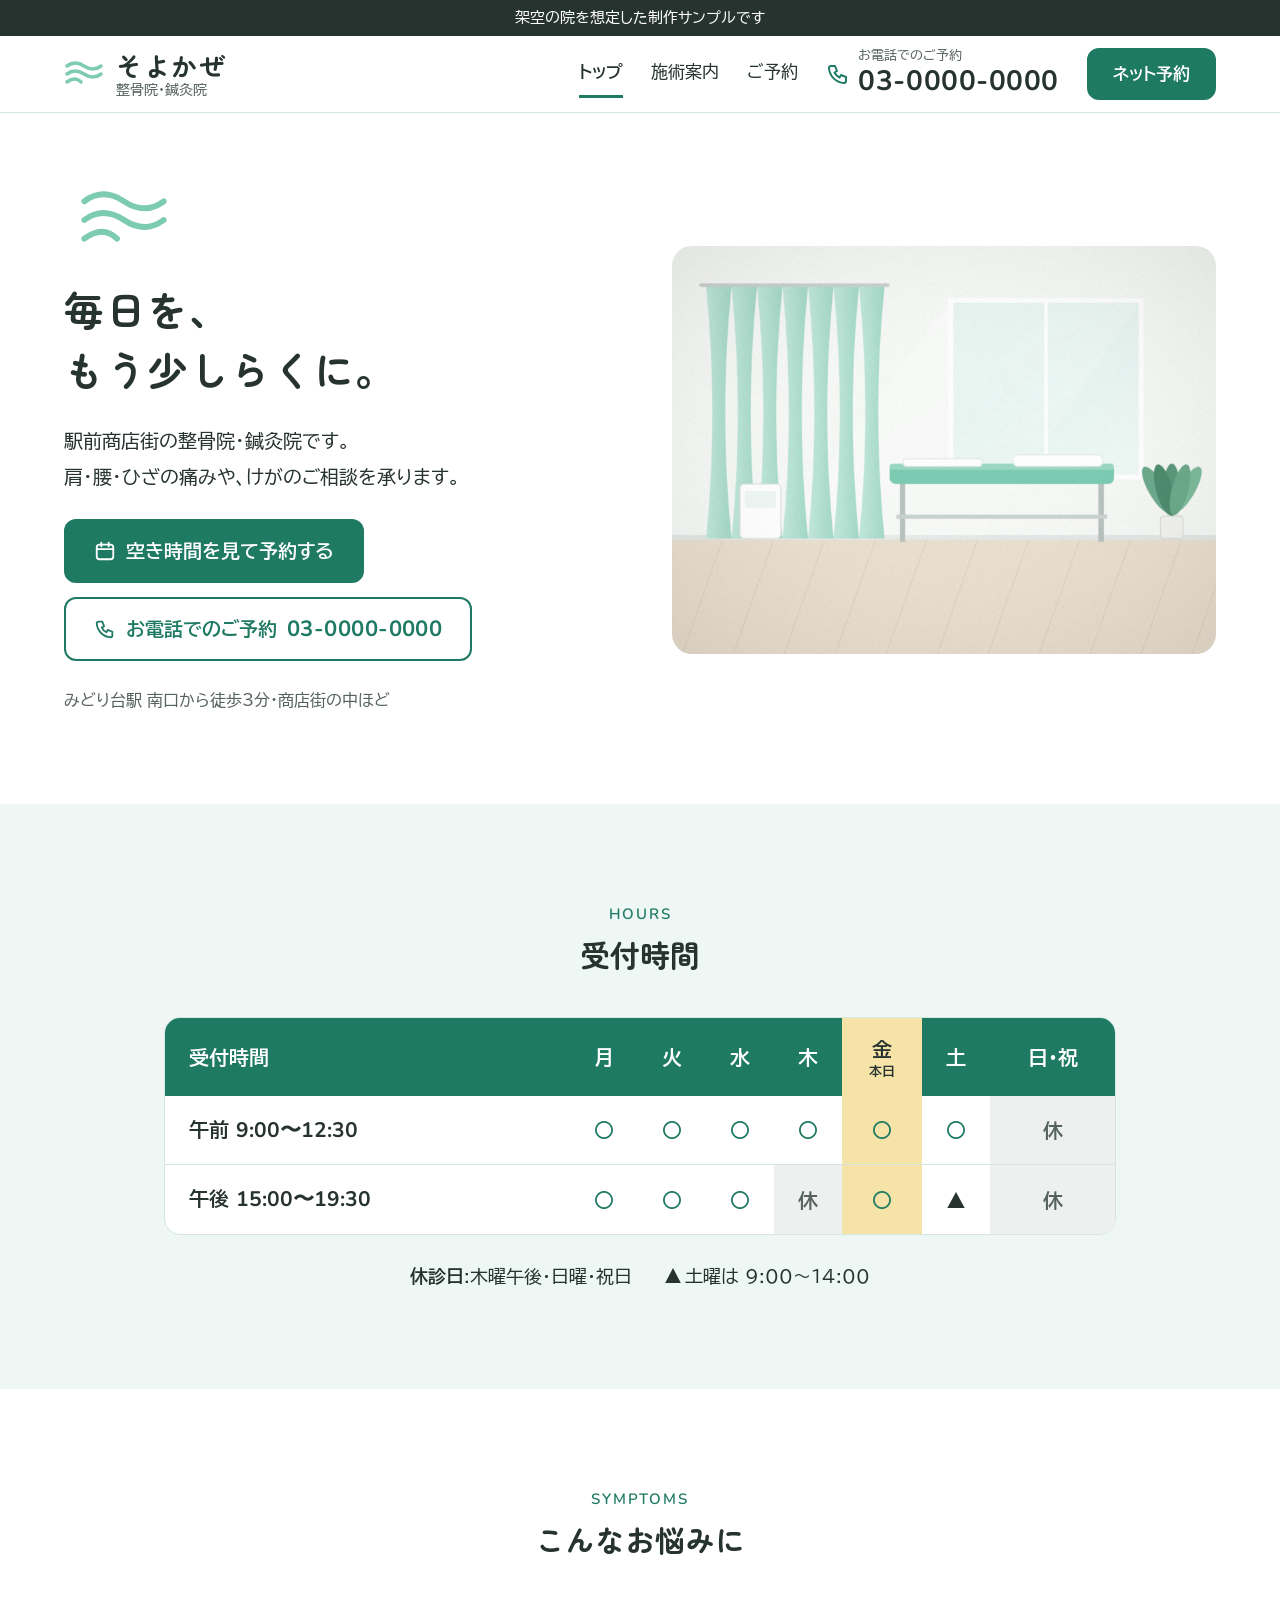
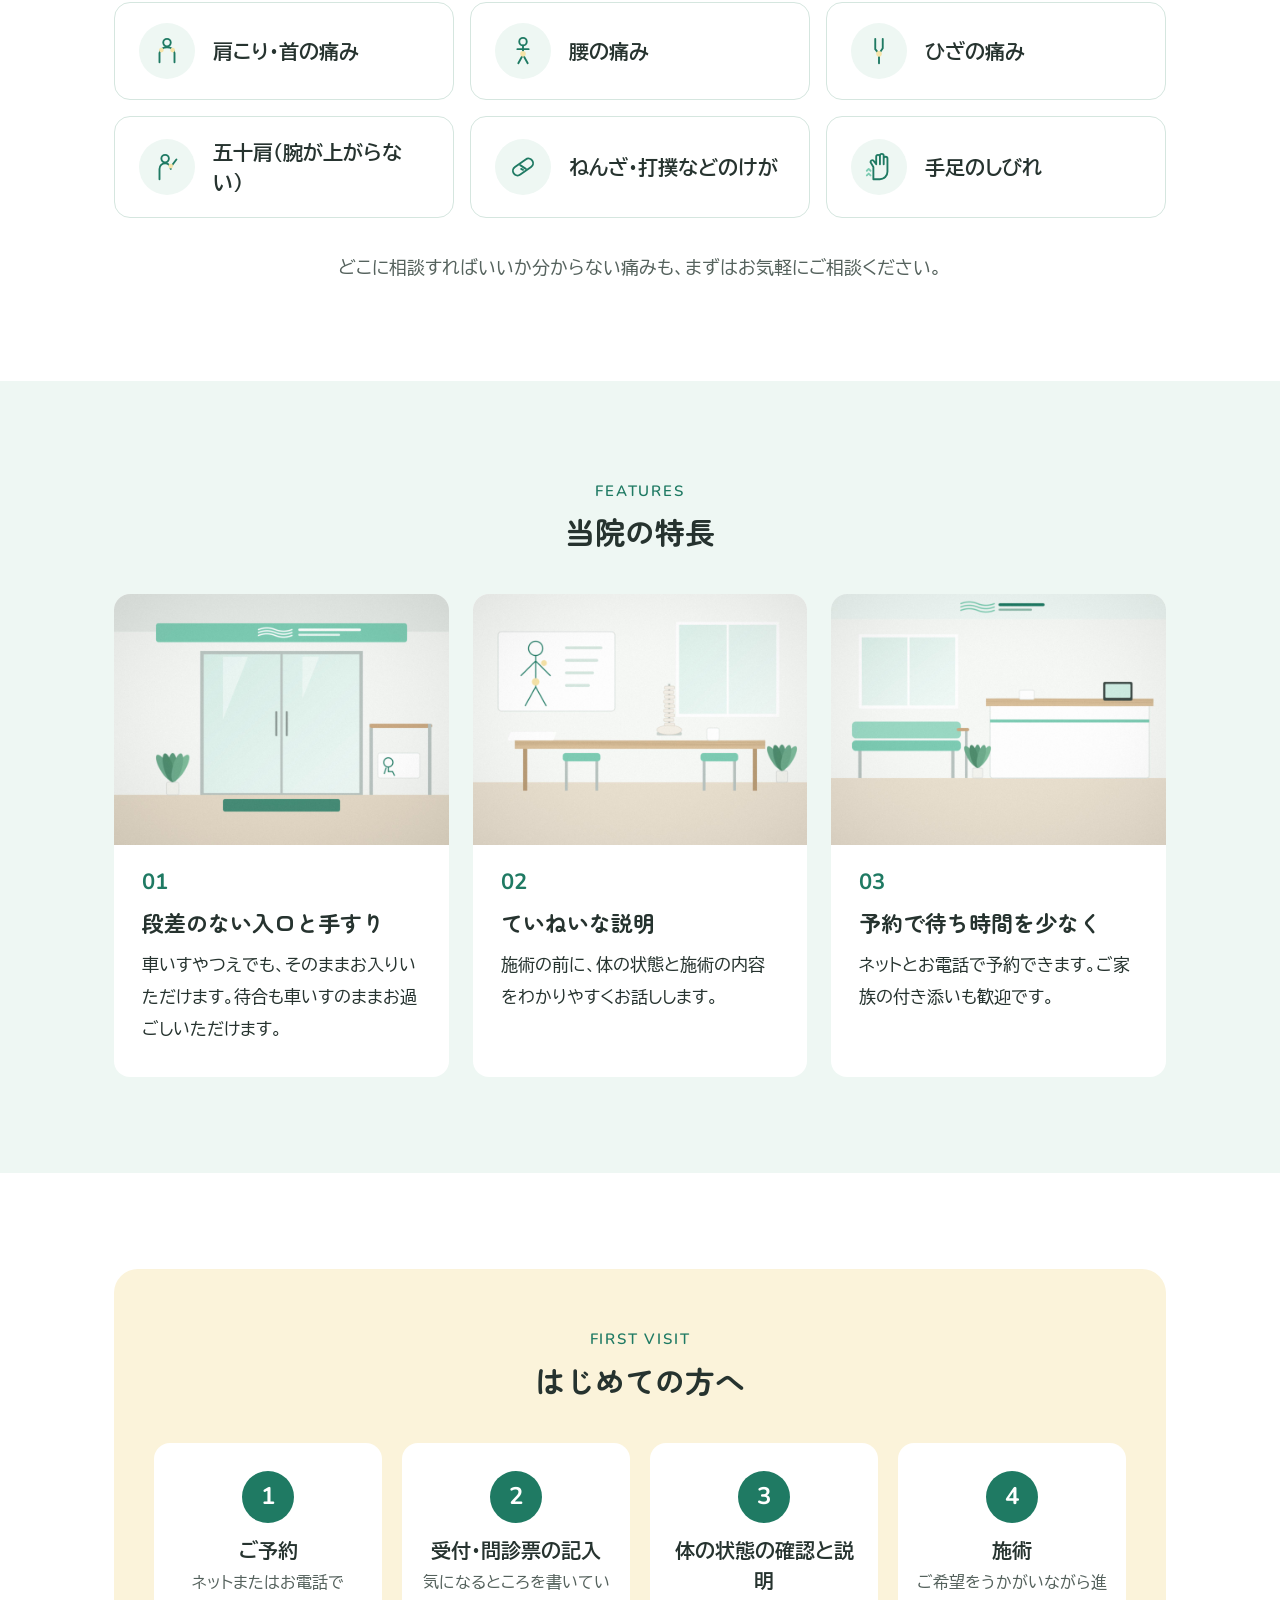
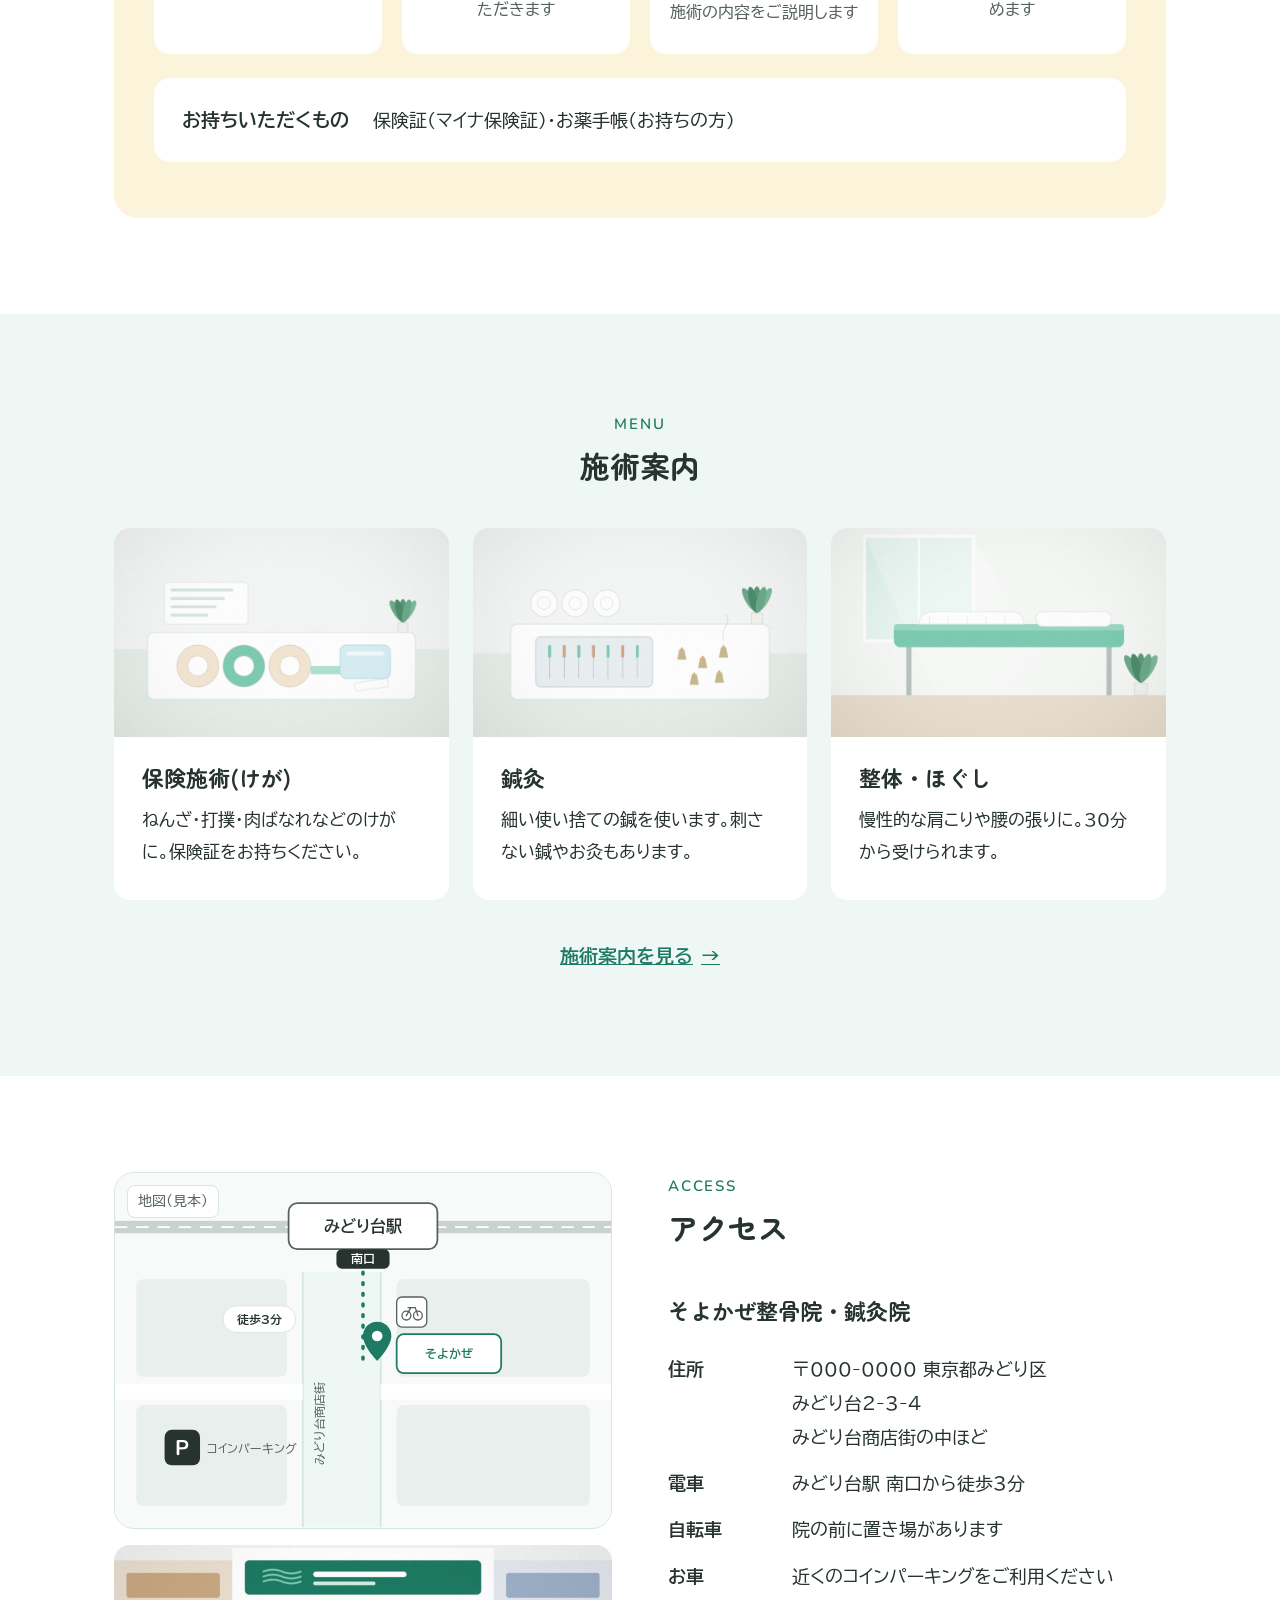
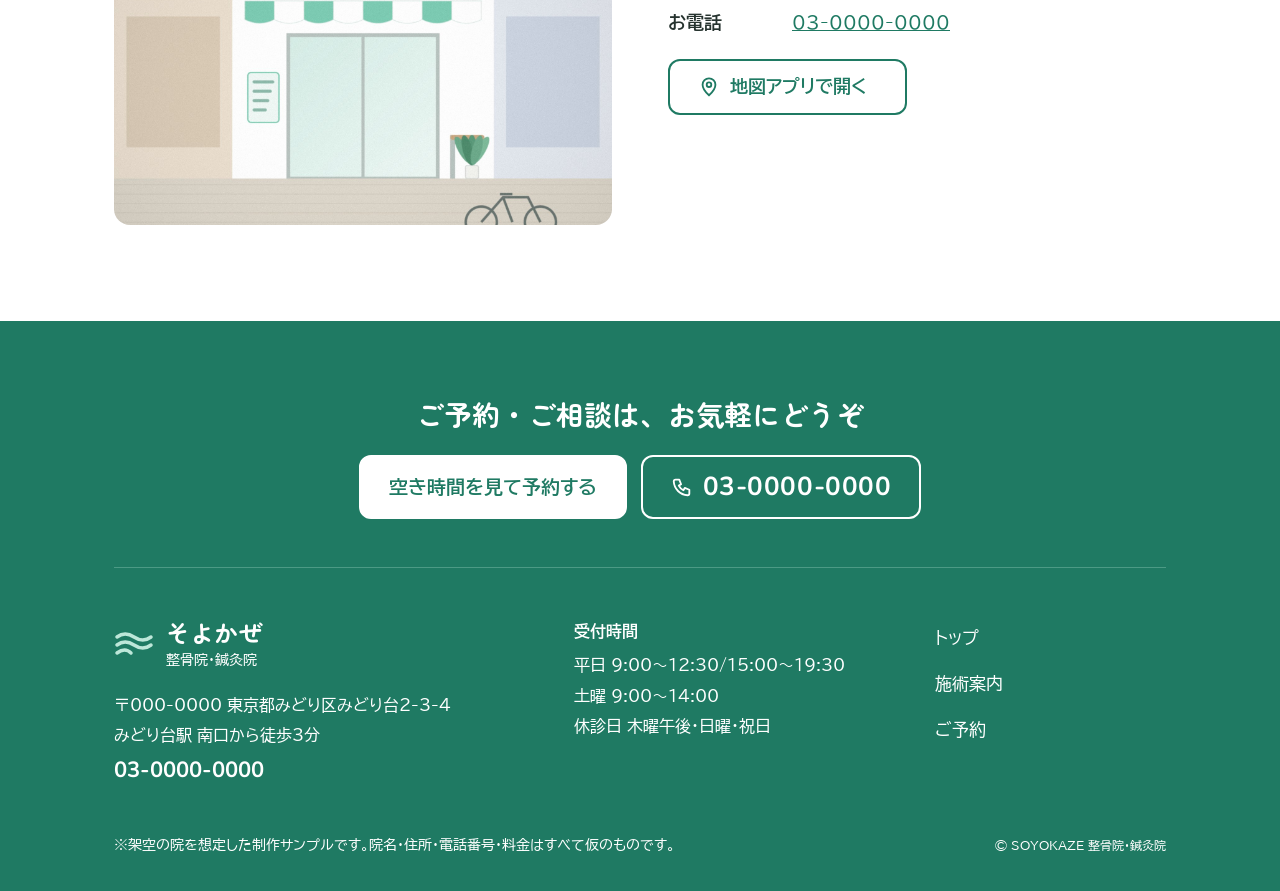
<file: index.html>
<!doctype html>
<html lang="ja">
<head>
<meta charset="utf-8">
<meta name="viewport" content="width=device-width, initial-scale=1">
<title>そよかぜ整骨院・鍼灸院|駅前商店街の整骨院・鍼灸院(制作サンプル)</title>
<meta name="description" content="駅前商店街の整骨院・鍼灸院です。肩・腰・ひざの痛みや、けがのご相談を承ります。ネットとお電話で予約できます。※架空の院を想定した制作サンプルです。">
<meta name="robots" content="noindex">
<meta property="og:title" content="そよかぜ整骨院・鍼灸院(制作サンプル)">
<meta property="og:description" content="地域の高齢の方とご家族が、受付時間を確かめて、ネットでも電話でも迷わず予約できるサイト。架空の院を想定した制作サンプルです。">
<meta property="og:type" content="website">
<meta property="og:image" content="assets/img/hero-room.jpg">
<meta name="theme-color" content="#1F7A63">
<link rel="icon" href="assets/img/favicon.svg" type="image/svg+xml">
<link rel="preconnect" href="https://fonts.googleapis.com">
<link rel="preconnect" href="https://fonts.gstatic.com" crossorigin>
<link rel="stylesheet" href="https://fonts.googleapis.com/css2?family=BIZ+UDPGothic:wght@400;700&family=Nunito:wght@600;700&family=Zen+Maru+Gothic:wght@500;700&display=swap">
<script>document.documentElement.classList.add('js');</script>
<link rel="stylesheet" href="assets/css/style.css">
</head>
<body>
<a class="skip-link" href="#main">本文へ移動</a>

<p class="sample-bar">架空の院を想定した制作サンプルです</p>

<header class="site-header">
  <div class="site-header__inner">
    <a class="logo" href="./" aria-label="そよかぜ整骨院・鍼灸院 トップへ">
      <svg class="wind" width="40" height="30" viewBox="0 0 40 30" stroke-width="3.5" aria-hidden="true"><path pathLength="40" d="M3 7 q8 -6 17 0 t17 0"/><path pathLength="40" d="M3 15 q8 -6 17 0 t17 0"/><path pathLength="40" d="M3 23 q8 -6 14 0"/></svg>
      <span class="logo__text"><span class="logo__name">そよかぜ</span><span class="logo__sub">整骨院・鍼灸院</span></span>
    </a>
    <nav class="gnav" aria-label="メインメニュー">
      <ul class="gnav__list">
        <li><a class="gnav__link" href="./" aria-current="page">トップ</a></li>
        <li><a class="gnav__link" href="menu/">施術案内</a></li>
        <li><a class="gnav__link" href="reserve/">ご予約</a></li>
      </ul>
      <a class="header-tel" href="tel:0300000000" data-track="tel-header">
        <svg width="24" height="24" viewBox="0 0 24 24" fill="none" stroke="#1F7A63" stroke-width="2" stroke-linecap="round" stroke-linejoin="round" aria-hidden="true"><path d="M5 4h4l2 5-2.5 1.5a11 11 0 0 0 5 5L15 13l5 2v4a2 2 0 0 1-2 2A16 16 0 0 1 3 6a2 2 0 0 1 2-2"/></svg>
        <span><span class="header-tel__label">お電話でのご予約</span><span class="header-tel__num">03-0000-0000</span></span>
      </a>
      <a class="btn btn--primary header-cta" href="reserve/">ネット予約</a>
    </nav>
  </div>
</header>

<main id="main">

  <!-- 1. ファーストビュー -->
  <section class="hero" aria-labelledby="hero-title">
    <div class="hero__inner">
      <div class="hero__copy">
        <svg class="wind wind--draw" width="120" height="70" viewBox="0 0 40 30" stroke-width="2.5" aria-hidden="true"><path pathLength="40" d="M3 7 q8 -6 17 0 t17 0"/><path pathLength="40" d="M3 15 q8 -6 17 0 t17 0"/><path pathLength="40" d="M3 23 q8 -6 14 0"/></svg>
        <h1 id="hero-title">毎日を、<br>もう少しらくに。</h1>
        <p class="hero__lead">駅前商店街の整骨院・鍼灸院です。<br>肩・腰・ひざの痛みや、けがのご相談を承ります。</p>
        <div class="btn-row">
          <a class="btn btn--primary btn--lg" href="reserve/">
            <svg width="22" height="22" viewBox="0 0 24 24" fill="none" stroke="currentColor" stroke-width="2" stroke-linecap="round" aria-hidden="true"><rect x="3" y="5" width="18" height="16" rx="3"/><path d="M3 10h18M8 3v4M16 3v4"/></svg>
            空き時間を見て予約する
          </a>
          <a class="btn btn--outline btn--lg" href="tel:0300000000" data-track="tel-hero">
            <svg width="22" height="22" viewBox="0 0 24 24" fill="none" stroke="currentColor" stroke-width="2" stroke-linecap="round" stroke-linejoin="round" aria-hidden="true"><path d="M5 4h4l2 5-2.5 1.5a11 11 0 0 0 5 5L15 13l5 2v4a2 2 0 0 1-2 2A16 16 0 0 1 3 6a2 2 0 0 1 2-2"/></svg>
            お電話でのご予約 <span class="btn__tel">03-0000-0000</span>
          </a>
        </div>
        <p class="note">みどり台駅 南口から徒歩3分・商店街の中ほど</p>
      </div>
      <img class="hero__photo" src="assets/img/hero-room.jpg" width="1600" height="1200" alt="窓から光が入る、明るい施術室">
    </div>
  </section>

  <!-- 2. 受付時間 -->
  <section class="section section--tint hours" id="hours" aria-labelledby="hours-title">
    <div class="container container--narrow">
      <div class="section-head">
        <p class="eyebrow">HOURS</p>
        <h2 id="hours-title">受付時間</h2>
      </div>

      <div class="hours__box">
        <!-- PC:曜日×午前・午後 -->
        <table class="hours-table hours-table--pc">
          <caption class="sr-only">受付時間表。○は受付あり、休は休診です。</caption>
          <thead>
            <tr>
              <th scope="col">受付時間</th>
              <th scope="col" data-day="1">月</th>
              <th scope="col" data-day="2">火</th>
              <th scope="col" data-day="3">水</th>
              <th scope="col" data-day="4">木</th>
              <th scope="col" data-day="5">金</th>
              <th scope="col" data-day="6">土</th>
              <th scope="col" data-day="0">日・祝</th>
            </tr>
          </thead>
          <tbody>
            <tr>
              <th scope="row">午前 <span class="en">9:00〜12:30</span></th>
              <td class="is-open" data-day="1">○</td>
              <td class="is-open" data-day="2">○</td>
              <td class="is-open" data-day="3">○</td>
              <td class="is-open" data-day="4">○</td>
              <td class="is-open" data-day="5">○</td>
              <td class="is-open" data-day="6">○</td>
              <td class="is-closed" data-day="0">休</td>
            </tr>
            <tr>
              <th scope="row">午後 <span class="en">15:00〜19:30</span></th>
              <td class="is-open" data-day="1">○</td>
              <td class="is-open" data-day="2">○</td>
              <td class="is-open" data-day="3">○</td>
              <td class="is-closed" data-day="4">休</td>
              <td class="is-open" data-day="5">○</td>
              <td class="is-short" data-day="6">▲<span class="sr-only">(14:00まで)</span></td>
              <td class="is-closed" data-day="0">休</td>
            </tr>
          </tbody>
        </table>

        <!-- スマホ:曜日を縦に並べ、午前・午後を列に -->
        <table class="hours-table hours-table--sp">
          <caption class="sr-only">受付時間表。○は受付あり、休は休診です。</caption>
          <thead>
            <tr>
              <th scope="col">曜日</th>
              <th scope="col">午前<small>9:00〜12:30</small></th>
              <th scope="col">午後<small>15:00〜19:30</small></th>
            </tr>
          </thead>
          <tbody>
            <tr data-day="1"><th scope="row">月</th><td class="is-open">○</td><td class="is-open">○</td></tr>
            <tr data-day="2"><th scope="row">火</th><td class="is-open">○</td><td class="is-open">○</td></tr>
            <tr data-day="3"><th scope="row">水</th><td class="is-open">○</td><td class="is-open">○</td></tr>
            <tr data-day="4"><th scope="row">木</th><td class="is-open">○</td><td class="is-closed">休</td></tr>
            <tr data-day="5"><th scope="row">金</th><td class="is-open">○</td><td class="is-open">○</td></tr>
            <tr data-day="6"><th scope="row">土</th><td class="is-open">○</td><td class="is-short">14:00まで</td></tr>
            <tr data-day="0"><th scope="row">日・祝</th><td class="is-closed">休</td><td class="is-closed">休</td></tr>
          </tbody>
        </table>
      </div>

      <div class="hours__notes">
        <p><strong>休診日</strong>:木曜午後・日曜・祝日</p>
        <p><span class="hours__mark" aria-hidden="true">▲</span>土曜は 9:00〜14:00</p>
      </div>
    </div>
  </section>

  <!-- 3. こんなお悩みに -->
  <section class="section symptoms" aria-labelledby="symptoms-title">
    <div class="container">
      <div class="section-head">
        <p class="eyebrow">SYMPTOMS</p>
        <h2 id="symptoms-title">こんなお悩みに</h2>
      </div>
      <ul class="symptom-list" data-reveal-group>
        <li class="symptom reveal">
          <span class="symptom__icon"><svg width="30" height="30" viewBox="0 0 32 32" fill="none" stroke="#1F7A63" stroke-width="2" stroke-linecap="round" aria-hidden="true"><circle cx="16" cy="7" r="4"/><path d="M8 28V18a8 6 0 0 1 16 0v10"/><circle cx="10" cy="15" r="2.5" fill="#F6E3A8" stroke="none"/><circle cx="22" cy="15" r="2.5" fill="#F6E3A8" stroke="none"/></svg></span>
          <span class="symptom__label">肩こり・首の痛み</span>
        </li>
        <li class="symptom reveal">
          <span class="symptom__icon"><svg width="30" height="30" viewBox="0 0 32 32" fill="none" stroke="#1F7A63" stroke-width="2" stroke-linecap="round" aria-hidden="true"><circle cx="16" cy="6" r="4"/><path d="M16 10v10M10 14h12M16 20l-5 9M16 20l5 9"/><circle cx="16" cy="19" r="3" fill="#F6E3A8" stroke="none"/></svg></span>
          <span class="symptom__label">腰の痛み</span>
        </li>
        <li class="symptom reveal">
          <span class="symptom__icon"><svg width="30" height="30" viewBox="0 0 32 32" fill="none" stroke="#1F7A63" stroke-width="2" stroke-linecap="round" aria-hidden="true"><path d="M12 3v11l4 5v10M20 3v10l-4 6"/><circle cx="16" cy="19" r="3" fill="#F6E3A8" stroke="none"/></svg></span>
          <span class="symptom__label">ひざの痛み</span>
        </li>
        <li class="symptom reveal">
          <span class="symptom__icon"><svg width="30" height="30" viewBox="0 0 32 32" fill="none" stroke="#1F7A63" stroke-width="2" stroke-linecap="round" aria-hidden="true"><circle cx="14" cy="7" r="4"/><path d="M8 29V18a6 6 0 0 1 12 0M20 16l6-8"/><circle cx="20" cy="15" r="2.5" fill="#F6E3A8" stroke="none"/></svg></span>
          <span class="symptom__label">五十肩(腕が上がらない)</span>
        </li>
        <li class="symptom reveal">
          <span class="symptom__icon"><svg width="30" height="30" viewBox="0 0 32 32" fill="none" stroke="#1F7A63" stroke-width="2" stroke-linecap="round" aria-hidden="true"><rect x="4" y="11" width="24" height="10" rx="5" transform="rotate(-35 16 16)"/><path d="M13 14l6 4M14 18l2 1"/></svg></span>
          <span class="symptom__label">ねんざ・打撲などのけが</span>
        </li>
        <li class="symptom reveal">
          <span class="symptom__icon"><svg width="30" height="30" viewBox="0 0 32 32" fill="none" stroke="#1F7A63" stroke-width="2" stroke-linecap="round" stroke-linejoin="round" aria-hidden="true"><path d="M10 29V16l-3-5a2 2 0 0 1 3-2l3 4V5a2 2 0 0 1 4 0v8V4a2 2 0 0 1 4 0v9-6a2 2 0 0 1 4 0v14a8 8 0 0 1-8 8z"/><path d="M3 20l2-2 2 2M3 25l2-2 2 2" stroke="#7CCBB2"/></svg></span>
          <span class="symptom__label">手足のしびれ</span>
        </li>
      </ul>
      <p class="symptoms__foot">どこに相談すればいいか分からない痛みも、まずはお気軽にご相談ください。</p>
    </div>
  </section>

  <!-- 4. 当院の特長 -->
  <section class="section section--tint features" aria-labelledby="features-title">
    <div class="container">
      <div class="section-head">
        <p class="eyebrow">FEATURES</p>
        <h2 id="features-title">当院の特長</h2>
      </div>
      <div class="card-grid" data-reveal-group>
        <article class="photo-card reveal">
          <img src="assets/img/feature-entrance.jpg" width="1600" height="1200" loading="lazy" alt="段差のない入口と手すり">
          <div class="photo-card__body">
            <span class="photo-card__num">01</span>
            <h3>段差のない入口と手すり</h3>
            <p>車いすやつえでも、そのままお入りいただけます。待合も車いすのままお過ごしいただけます。</p>
          </div>
        </article>
        <article class="photo-card reveal">
          <img src="assets/img/feature-explain.jpg" width="1600" height="1200" loading="lazy" alt="体の図を使って説明する相談スペース">
          <div class="photo-card__body">
            <span class="photo-card__num">02</span>
            <h3>ていねいな説明</h3>
            <p>施術の前に、体の状態と施術の内容をわかりやすくお話しします。</p>
          </div>
        </article>
        <article class="photo-card reveal">
          <img src="assets/img/feature-reception.jpg" width="1600" height="1200" loading="lazy" alt="明るい受付と待合のベンチ">
          <div class="photo-card__body">
            <span class="photo-card__num">03</span>
            <h3>予約で待ち時間を少なく</h3>
            <p>ネットとお電話で予約できます。ご家族の付き添いも歓迎です。</p>
          </div>
        </article>
      </div>
    </div>
  </section>

  <!-- 5. はじめての方へ -->
  <section class="section first-visit" aria-labelledby="first-title">
    <div class="container">
      <div class="first-visit__box">
        <div class="section-head">
          <p class="eyebrow">FIRST VISIT</p>
          <h2 id="first-title">はじめての方へ</h2>
        </div>
        <ol class="steps" data-reveal-group>
          <li class="step reveal">
            <span class="step__num" aria-hidden="true">1</span>
            <span class="step__body"><span class="step__title">ご予約</span><span class="step__text">ネットまたはお電話で</span></span>
          </li>
          <li class="step reveal">
            <span class="step__num" aria-hidden="true">2</span>
            <span class="step__body"><span class="step__title">受付・問診票の記入</span><span class="step__text">気になるところを書いていただきます</span></span>
          </li>
          <li class="step reveal">
            <span class="step__num" aria-hidden="true">3</span>
            <span class="step__body"><span class="step__title">体の状態の確認と説明</span><span class="step__text">施術の内容をご説明します</span></span>
          </li>
          <li class="step reveal">
            <span class="step__num" aria-hidden="true">4</span>
            <span class="step__body"><span class="step__title">施術</span><span class="step__text">ご希望をうかがいながら進めます</span></span>
          </li>
        </ol>
        <div class="bring">
          <p class="bring__title">お持ちいただくもの</p>
          <p>保険証(マイナ保険証)・お薬手帳(お持ちの方)</p>
        </div>
      </div>
    </div>
  </section>

  <!-- 6. 施術案内(抜粋) -->
  <section class="section section--tint" aria-labelledby="menu-title">
    <div class="container">
      <div class="section-head">
        <p class="eyebrow">MENU</p>
        <h2 id="menu-title">施術案内</h2>
      </div>
      <div class="card-grid" data-reveal-group>
        <article class="photo-card photo-card--wide reveal">
          <img src="assets/img/menu-insurance.jpg" width="1600" height="1200" loading="lazy" alt="テーピングと冷却パック">
          <div class="photo-card__body">
            <h3>保険施術(けが)</h3>
            <p>ねんざ・打撲・肉ばなれなどのけがに。保険証をお持ちください。</p>
          </div>
        </article>
        <article class="photo-card photo-card--wide reveal">
          <img src="assets/img/menu-acupuncture.jpg" width="1600" height="1200" loading="lazy" alt="使い捨ての鍼とお灸">
          <div class="photo-card__body">
            <h3>鍼灸</h3>
            <p>細い使い捨ての鍼を使います。刺さない鍼やお灸もあります。</p>
          </div>
        </article>
        <article class="photo-card photo-card--wide reveal">
          <img src="assets/img/menu-bodycare.jpg" width="1600" height="1200" loading="lazy" alt="清潔なタオルを敷いた施術ベッド">
          <div class="photo-card__body">
            <h3>整体・ほぐし</h3>
            <p>慢性的な肩こりや腰の張りに。30分から受けられます。</p>
          </div>
        </article>
      </div>
      <div class="center-link">
        <a class="text-link" href="menu/">施術案内を見る <span aria-hidden="true">→</span></a>
      </div>
    </div>
  </section>

  <!-- 7. アクセス -->
  <section class="section access" id="access" aria-labelledby="access-title">
    <div class="container">
      <div class="access__inner">
        <div>
          <div class="map">
            <!-- 実案件ではここに Googleマップの埋め込み(iframe)を入れる -->
            <svg viewBox="0 0 560 400" role="img" aria-label="地図:みどり台駅南口を出て、商店街を南へ徒歩3分。商店街の中ほど、右手に当院があります。">
              <rect width="560" height="400" fill="#F7FAF9"/>
              <!-- 街区 -->
              <g fill="#E8EFEC">
                <rect x="24" y="120" width="170" height="110" rx="8"/>
                <rect x="24" y="262" width="170" height="114" rx="8"/>
                <rect x="318" y="120" width="218" height="110" rx="8"/>
                <rect x="318" y="262" width="218" height="114" rx="8"/>
              </g>
              <!-- 線路 -->
              <rect x="0" y="54" width="560" height="14" fill="#C9D2CE"/>
              <path d="M0 61 H560" stroke="#fff" stroke-width="2" stroke-dasharray="14 10"/>
              <!-- 駅 -->
              <rect x="196" y="34" width="168" height="52" rx="10" fill="#fff" stroke="#55625D" stroke-width="2"/>
              <text x="280" y="67" text-anchor="middle" font-family="BIZ UDPGothic, sans-serif" font-size="18" font-weight="700" fill="#26332F">みどり台駅</text>
              <rect x="250" y="86" width="60" height="22" rx="6" fill="#26332F"/>
              <text x="280" y="102" text-anchor="middle" font-family="BIZ UDPGothic, sans-serif" font-size="13" font-weight="700" fill="#fff">南口</text>
              <!-- 商店街 -->
              <rect x="212" y="112" width="88" height="288" fill="#EEF7F3"/>
              <path d="M212 112 V400 M300 112 V400" stroke="#D5E6DF" stroke-width="2"/>
              <text x="0" y="0" transform="translate(236 330) rotate(-90)" font-family="BIZ UDPGothic, sans-serif" font-size="14" fill="#55625D">みどり台商店街</text>
              <!-- 横の道 -->
              <rect x="0" y="238" width="212" height="18" fill="#fff"/>
              <rect x="300" y="238" width="260" height="18" fill="#fff"/>
              <!-- 徒歩ルート -->
              <path d="M280 112 V214" stroke="#1F7A63" stroke-width="4" stroke-linecap="round" stroke-dasharray="2 10"/>
              <!-- 院 -->
              <rect x="318" y="182" width="118" height="44" rx="8" fill="#fff" stroke="#1F7A63" stroke-width="2"/>
              <text x="377" y="209" text-anchor="middle" font-family="BIZ UDPGothic, sans-serif" font-size="14" font-weight="700" fill="#1F7A63">そよかぜ</text>
              <g transform="translate(296 168)">
                <path d="M0 0c-9 0-16 7-16 16 0 12 16 28 16 28s16-16 16-28C16 7 9 0 0 0z" fill="#1F7A63"/>
                <circle cx="0" cy="16" r="6" fill="#fff"/>
              </g>
              <!-- 徒歩3分 -->
              <rect x="122" y="150" width="82" height="30" rx="15" fill="#fff" stroke="#D5E6DF"/>
              <text x="163" y="170" text-anchor="middle" font-family="BIZ UDPGothic, sans-serif" font-size="14" font-weight="700" fill="#26332F">徒歩3分</text>
              <!-- 駐輪場・コインパーキング -->
              <rect x="318" y="140" width="34" height="34" rx="6" fill="#fff" stroke="#55625D" stroke-width="1.5"/>
              <circle cx="329" cy="161" r="5" fill="none" stroke="#55625D" stroke-width="1.5"/><circle cx="342" cy="161" r="5" fill="none" stroke="#55625D" stroke-width="1.5"/><path d="M329 161l5-9h5l3 9M334 152h-3" fill="none" stroke="#55625D" stroke-width="1.5" stroke-linecap="round"/>
              <rect x="56" y="290" width="40" height="40" rx="8" fill="#26332F"/>
              <text x="76" y="318" text-anchor="middle" font-family="Nunito, sans-serif" font-size="24" font-weight="700" fill="#fff">P</text>
              <text x="104" y="316" font-family="BIZ UDPGothic, sans-serif" font-size="13" fill="#55625D">コインパーキング</text>
            </svg>
            <span class="map__caption">地図(見本)</span>
          </div>
          <img class="access__photo" src="assets/img/access-storefront.jpg" width="1600" height="1200" loading="lazy" alt="商店街に面した院の入口">
        </div>
        <div class="access__info">
          <div class="section-head section-head--left">
            <p class="eyebrow">ACCESS</p>
            <h2 id="access-title">アクセス</h2>
          </div>
          <p class="access__name">そよかぜ整骨院・鍼灸院</p>
          <dl class="info-list">
            <dt>住所</dt><dd>〒000-0000 東京都みどり区<span class="nowrap">みどり台2-3-4</span><br>みどり台商店街の中ほど</dd>
            <dt>電車</dt><dd>みどり台駅 南口から徒歩3分</dd>
            <dt>自転車</dt><dd>院の前に置き場があります</dd>
            <dt>お車</dt><dd>近くのコインパーキングをご利用ください</dd>
            <dt>お電話</dt><dd><a href="tel:0300000000" data-track="tel-access">03-0000-0000</a></dd>
          </dl>
          <!-- 実案件では院の所在地を指す地図アプリのURLに差し替え -->
          <a class="btn btn--outline" href="https://www.google.com/maps/search/?api=1&amp;query=%E3%81%BF%E3%81%A9%E3%82%8A%E5%8F%B0%E9%A7%85" target="_blank" rel="noopener">
            <svg width="22" height="22" viewBox="0 0 24 24" fill="none" stroke="currentColor" stroke-width="2" stroke-linecap="round" aria-hidden="true"><path d="M12 21s-7-6.2-7-11.5A7 7 0 0 1 19 9.5C19 14.8 12 21 12 21z"/><circle cx="12" cy="9.5" r="2.5"/></svg>
            地図アプリで開く<span class="sr-only">(新しいタブで開きます)</span>
          </a>
        </div>
      </div>
    </div>
  </section>

</main>

<footer class="site-footer">
  <div class="container site-footer__inner">
    <div class="footer-cta">
      <p class="footer-cta__title">ご予約・ご相談は、お気軽にどうぞ</p>
      <div class="btn-row btn-row--center">
        <a class="btn btn--white btn--lg" href="reserve/">空き時間を見て予約する</a>
        <a class="btn btn--ghost-white btn--lg" href="tel:0300000000" data-track="tel-footer">
          <svg width="22" height="22" viewBox="0 0 24 24" fill="none" stroke="currentColor" stroke-width="2" stroke-linecap="round" stroke-linejoin="round" aria-hidden="true"><path d="M5 4h4l2 5-2.5 1.5a11 11 0 0 0 5 5L15 13l5 2v4a2 2 0 0 1-2 2A16 16 0 0 1 3 6a2 2 0 0 1 2-2"/></svg>
          <span class="btn__tel">03-0000-0000</span>
        </a>
      </div>
    </div>
    <div class="footer-main">
      <div>
        <div class="footer-logo">
          <svg class="wind" width="40" height="30" viewBox="0 0 40 30" stroke-width="3.5" aria-hidden="true"><path d="M3 7 q8 -6 17 0 t17 0"/><path d="M3 15 q8 -6 17 0 t17 0"/><path d="M3 23 q8 -6 14 0"/></svg>
          <span><span class="footer-logo__name">そよかぜ</span><span class="footer-logo__sub">整骨院・鍼灸院</span></span>
        </div>
        <address class="footer-info">
          〒000-0000 東京都みどり区<span class="nowrap">みどり台2-3-4</span><br>
          みどり台駅 南口から徒歩3分<br>
          <a class="footer-info__tel" href="tel:0300000000">03-0000-0000</a>
        </address>
      </div>
      <div class="footer-hours">
        <p class="footer-hours__title">受付時間</p>
        <p>平日 9:00〜12:30/15:00〜19:30</p>
        <p>土曜 9:00〜14:00</p>
        <p>休診日 木曜午後・日曜・祝日</p>
      </div>
      <nav class="footer-nav" aria-label="フッターメニュー">
        <ul>
          <li><a href="./">トップ</a></li>
          <li><a href="menu/">施術案内</a></li>
          <li><a href="reserve/">ご予約</a></li>
        </ul>
      </nav>
    </div>
    <div class="footer-bottom">
      <p>※架空の院を想定した制作サンプルです。院名・住所・電話番号・料金はすべて仮のものです。</p>
      <p><small>© SOYOKAZE 整骨院・鍼灸院</small></p>
    </div>
  </div>
</footer>

<div class="bottom-bar" role="region" aria-label="ご予約">
  <a class="btn btn--outline" href="tel:0300000000" data-track="tel-bottom">
    <svg width="22" height="22" viewBox="0 0 24 24" fill="none" stroke="currentColor" stroke-width="2" stroke-linecap="round" stroke-linejoin="round" aria-hidden="true"><path d="M5 4h4l2 5-2.5 1.5a11 11 0 0 0 5 5L15 13l5 2v4a2 2 0 0 1-2 2A16 16 0 0 1 3 6a2 2 0 0 1 2-2"/></svg>
    電話する
  </a>
  <a class="btn btn--primary" href="reserve/">
    <svg width="22" height="22" viewBox="0 0 24 24" fill="none" stroke="currentColor" stroke-width="2" stroke-linecap="round" aria-hidden="true"><rect x="3" y="5" width="18" height="16" rx="3"/><path d="M3 10h18M8 3v4M16 3v4"/></svg>
    ネットで予約
  </a>
</div>

<script src="assets/js/main.js"></script>
</body>
</html>
</file>
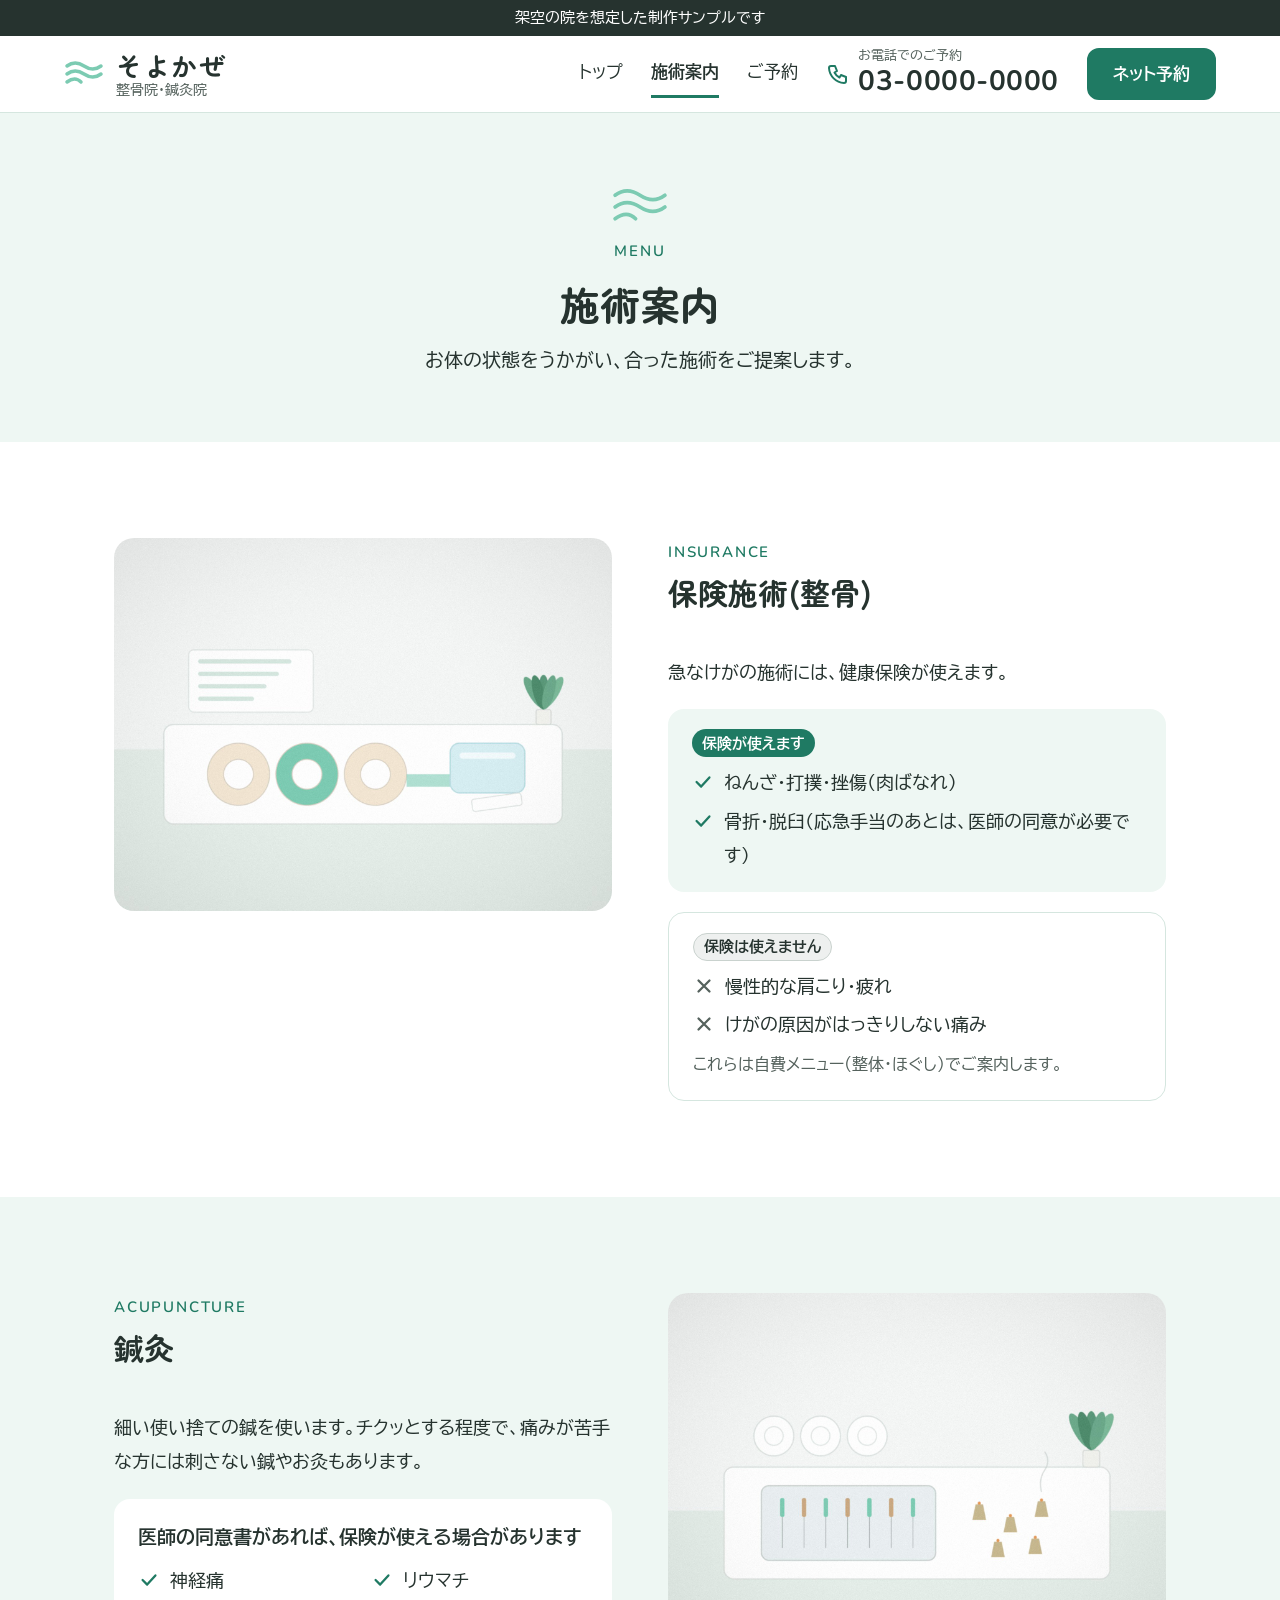
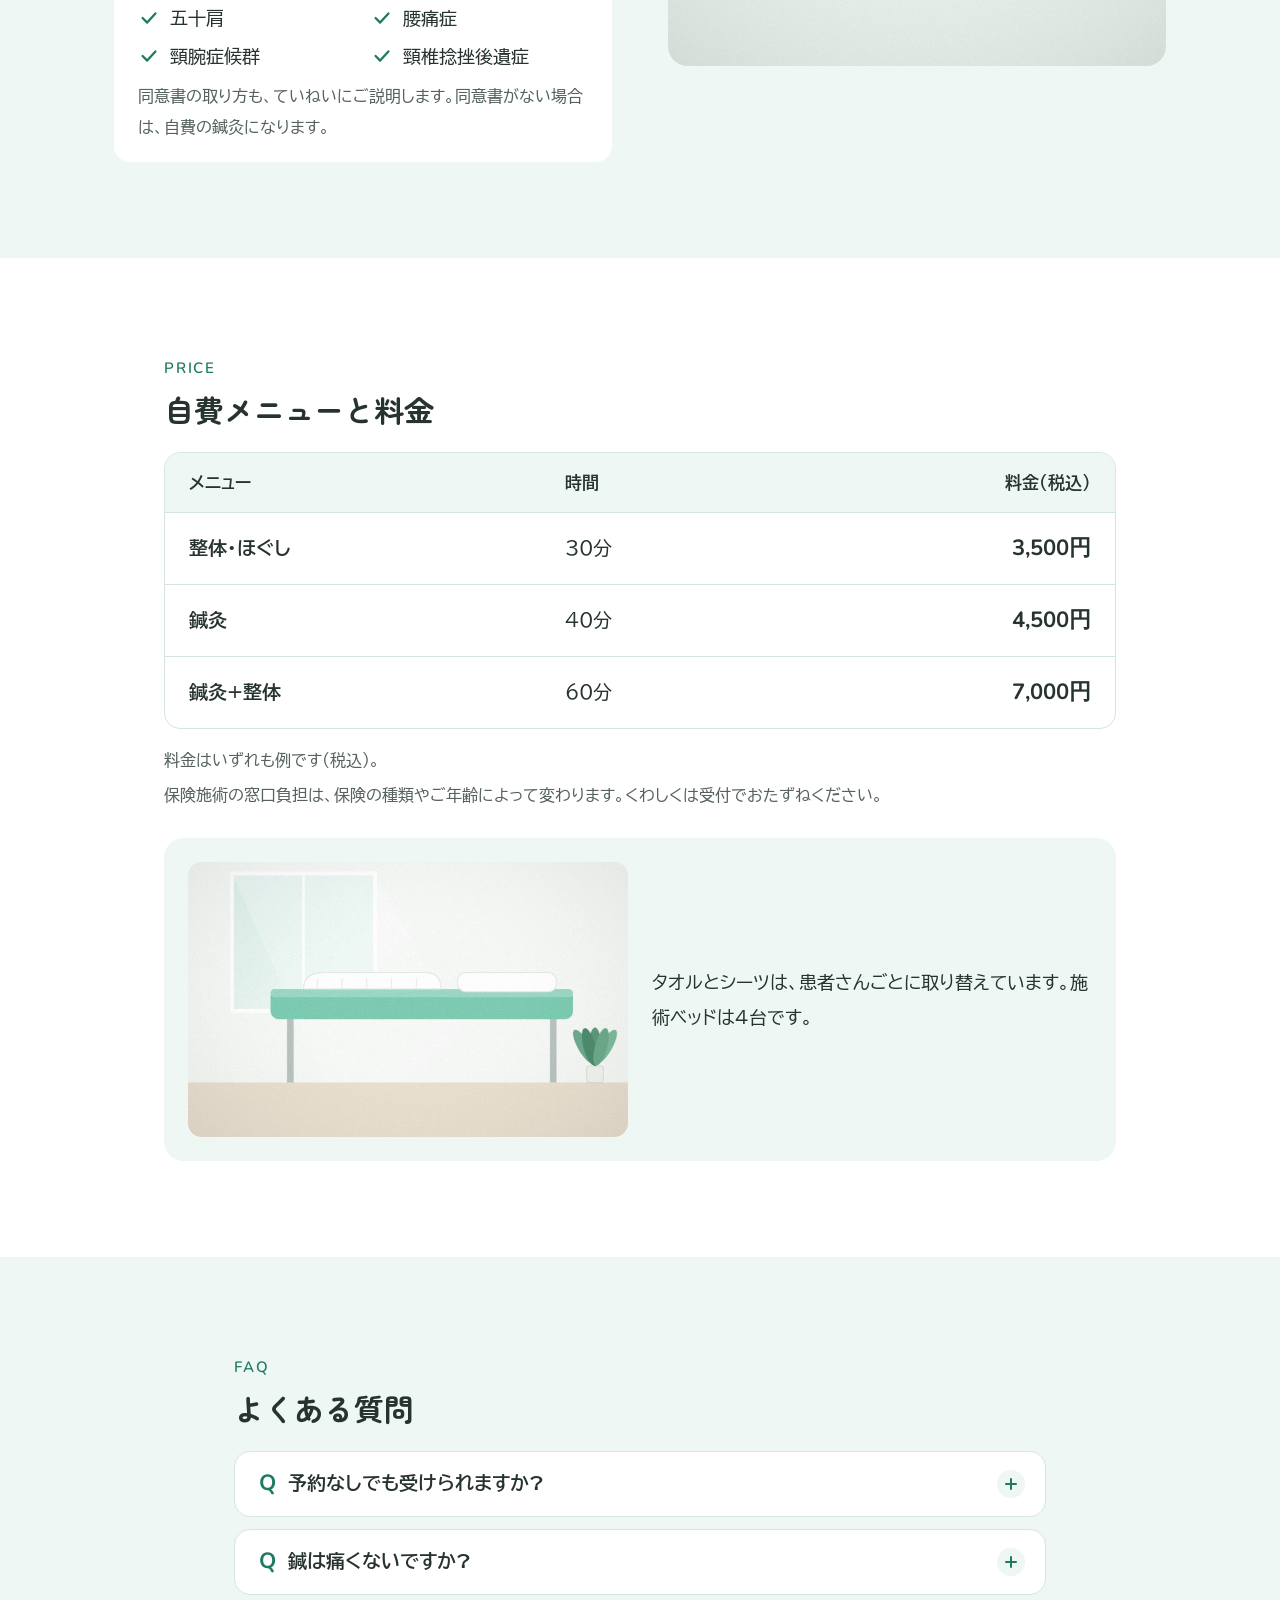
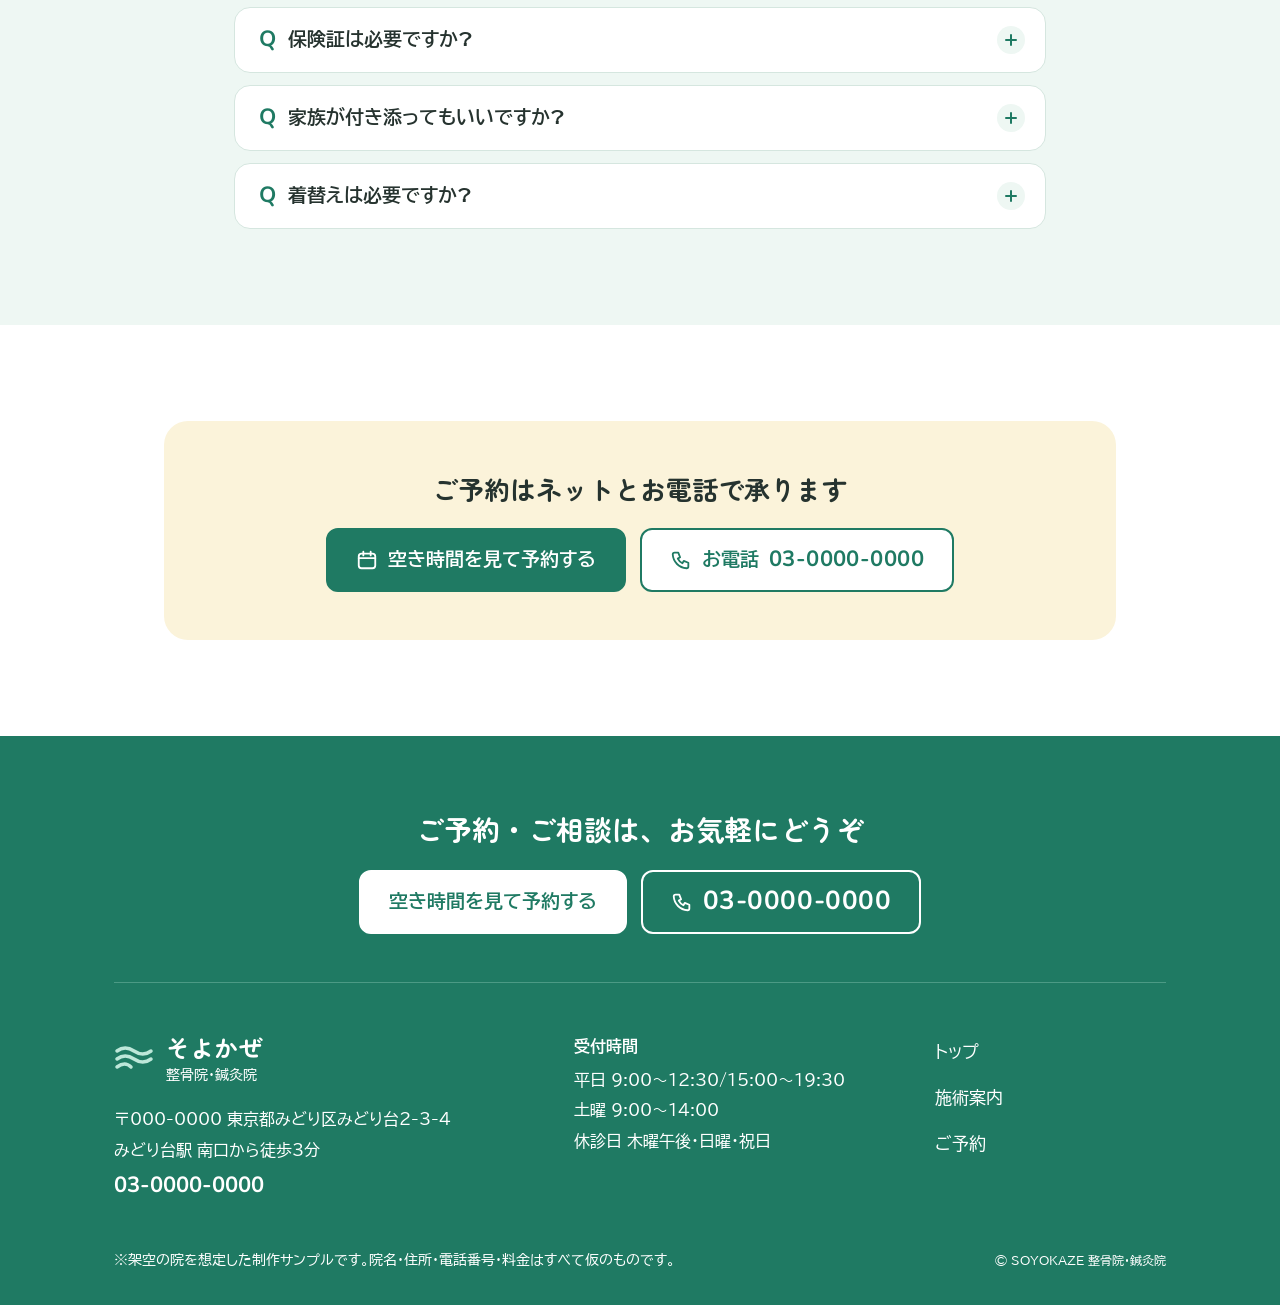
<file: menu/index.html>
<!doctype html>
<html lang="ja">
<head>
<meta charset="utf-8">
<meta name="viewport" content="width=device-width, initial-scale=1">
<title>施術案内|そよかぜ整骨院・鍼灸院(制作サンプル)</title>
<meta name="description" content="保険施術(けが)・鍼灸・整体・ほぐしのご案内と料金、よくある質問。保険が使える施術と使えない施術を分けてご説明します。※架空の院を想定した制作サンプルです。">
<meta name="robots" content="noindex">
<meta name="theme-color" content="#1F7A63">
<link rel="icon" href="../assets/img/favicon.svg" type="image/svg+xml">
<link rel="preconnect" href="https://fonts.googleapis.com">
<link rel="preconnect" href="https://fonts.gstatic.com" crossorigin>
<link rel="stylesheet" href="https://fonts.googleapis.com/css2?family=BIZ+UDPGothic:wght@400;700&family=Nunito:wght@600;700&family=Zen+Maru+Gothic:wght@500;700&display=swap">
<script>document.documentElement.classList.add('js');</script>
<link rel="stylesheet" href="../assets/css/style.css">
</head>
<body>
<a class="skip-link" href="#main">本文へ移動</a>

<p class="sample-bar">架空の院を想定した制作サンプルです</p>

<header class="site-header">
  <div class="site-header__inner">
    <a class="logo" href="../" aria-label="そよかぜ整骨院・鍼灸院 トップへ">
      <svg class="wind" width="40" height="30" viewBox="0 0 40 30" stroke-width="3.5" aria-hidden="true"><path pathLength="40" d="M3 7 q8 -6 17 0 t17 0"/><path pathLength="40" d="M3 15 q8 -6 17 0 t17 0"/><path pathLength="40" d="M3 23 q8 -6 14 0"/></svg>
      <span class="logo__text"><span class="logo__name">そよかぜ</span><span class="logo__sub">整骨院・鍼灸院</span></span>
    </a>
    <nav class="gnav" aria-label="メインメニュー">
      <ul class="gnav__list">
        <li><a class="gnav__link" href="../">トップ</a></li>
        <li><a class="gnav__link" href="./" aria-current="page">施術案内</a></li>
        <li><a class="gnav__link" href="../reserve/">ご予約</a></li>
      </ul>
      <a class="header-tel" href="tel:0300000000" data-track="tel-header">
        <svg width="24" height="24" viewBox="0 0 24 24" fill="none" stroke="#1F7A63" stroke-width="2" stroke-linecap="round" stroke-linejoin="round" aria-hidden="true"><path d="M5 4h4l2 5-2.5 1.5a11 11 0 0 0 5 5L15 13l5 2v4a2 2 0 0 1-2 2A16 16 0 0 1 3 6a2 2 0 0 1 2-2"/></svg>
        <span><span class="header-tel__label">お電話でのご予約</span><span class="header-tel__num">03-0000-0000</span></span>
      </a>
      <a class="btn btn--primary header-cta" href="../reserve/">ネット予約</a>
    </nav>
  </div>
</header>

<main id="main">

  <!-- 1. ページ見出し -->
  <section class="page-head">
    <div class="container page-head__inner">
      <svg class="wind wind--draw" width="72" height="44" viewBox="0 0 40 30" stroke-width="2.5" aria-hidden="true"><path pathLength="40" d="M3 7 q8 -6 17 0 t17 0"/><path pathLength="40" d="M3 15 q8 -6 17 0 t17 0"/><path pathLength="40" d="M3 23 q8 -6 14 0"/></svg>
      <p class="eyebrow">MENU</p>
      <h1>施術案内</h1>
      <p class="page-head__lead">お体の状態をうかがい、合った施術をご提案します。</p>
    </div>
  </section>

  <!-- 2. 保険施術(整骨) -->
  <section class="section" id="insurance" aria-labelledby="insurance-title">
    <div class="container">
      <div class="split">
        <img class="split__photo" src="../assets/img/menu-insurance.jpg" width="1600" height="1200" alt="テーピングと冷却パック">
        <div class="split__body">
          <div class="section-head section-head--left">
            <p class="eyebrow">INSURANCE</p>
            <h2 id="insurance-title">保険施術(整骨)</h2>
          </div>
          <p>急なけがの施術には、健康保険が使えます。</p>

          <div class="check-box check-box--yes">
            <p class="check-box__title"><span class="tag tag--yes">保険が使えます</span></p>
            <ul class="check-list">
              <li><svg width="22" height="22" viewBox="0 0 24 24" fill="none" stroke="#1F7A63" stroke-width="2.5" stroke-linecap="round" stroke-linejoin="round" aria-hidden="true"><path d="M5 12l5 5 9-10"/></svg><span>ねんざ・打撲・挫傷(肉ばなれ)</span></li>
              <li><svg width="22" height="22" viewBox="0 0 24 24" fill="none" stroke="#1F7A63" stroke-width="2.5" stroke-linecap="round" stroke-linejoin="round" aria-hidden="true"><path d="M5 12l5 5 9-10"/></svg><span>骨折・脱臼(応急手当のあとは、医師の同意が必要です)</span></li>
            </ul>
          </div>

          <div class="check-box check-box--no">
            <p class="check-box__title"><span class="tag tag--no">保険は使えません</span></p>
            <ul class="check-list">
              <li><svg width="22" height="22" viewBox="0 0 24 24" fill="none" stroke="#55625D" stroke-width="2.5" stroke-linecap="round" aria-hidden="true"><path d="M6 6l12 12M18 6L6 18"/></svg><span>慢性的な肩こり・疲れ</span></li>
              <li><svg width="22" height="22" viewBox="0 0 24 24" fill="none" stroke="#55625D" stroke-width="2.5" stroke-linecap="round" aria-hidden="true"><path d="M6 6l12 12M18 6L6 18"/></svg><span>けがの原因がはっきりしない痛み</span></li>
            </ul>
            <p class="note">これらは自費メニュー(整体・ほぐし)でご案内します。</p>
          </div>
        </div>
      </div>
    </div>
  </section>

  <!-- 3. 鍼灸 -->
  <section class="section section--tint" id="acupuncture" aria-labelledby="acupuncture-title">
    <div class="container">
      <div class="split">
        <div class="split__body">
          <div class="section-head section-head--left">
            <p class="eyebrow">ACUPUNCTURE</p>
            <h2 id="acupuncture-title">鍼灸</h2>
          </div>
          <p>細い使い捨ての鍼を使います。チクッとする程度で、痛みが苦手な方には刺さない鍼やお灸もあります。</p>

          <div class="check-box check-box--yes">
            <p class="check-box__title">医師の同意書があれば、保険が使える場合があります</p>
            <ul class="check-list check-list--grid">
              <li><svg width="22" height="22" viewBox="0 0 24 24" fill="none" stroke="#1F7A63" stroke-width="2.5" stroke-linecap="round" stroke-linejoin="round" aria-hidden="true"><path d="M5 12l5 5 9-10"/></svg><span>神経痛</span></li>
              <li><svg width="22" height="22" viewBox="0 0 24 24" fill="none" stroke="#1F7A63" stroke-width="2.5" stroke-linecap="round" stroke-linejoin="round" aria-hidden="true"><path d="M5 12l5 5 9-10"/></svg><span>リウマチ</span></li>
              <li><svg width="22" height="22" viewBox="0 0 24 24" fill="none" stroke="#1F7A63" stroke-width="2.5" stroke-linecap="round" stroke-linejoin="round" aria-hidden="true"><path d="M5 12l5 5 9-10"/></svg><span>五十肩</span></li>
              <li><svg width="22" height="22" viewBox="0 0 24 24" fill="none" stroke="#1F7A63" stroke-width="2.5" stroke-linecap="round" stroke-linejoin="round" aria-hidden="true"><path d="M5 12l5 5 9-10"/></svg><span>腰痛症</span></li>
              <li><svg width="22" height="22" viewBox="0 0 24 24" fill="none" stroke="#1F7A63" stroke-width="2.5" stroke-linecap="round" stroke-linejoin="round" aria-hidden="true"><path d="M5 12l5 5 9-10"/></svg><span>頸腕症候群</span></li>
              <li><svg width="22" height="22" viewBox="0 0 24 24" fill="none" stroke="#1F7A63" stroke-width="2.5" stroke-linecap="round" stroke-linejoin="round" aria-hidden="true"><path d="M5 12l5 5 9-10"/></svg><span>頸椎捻挫後遺症</span></li>
            </ul>
            <p class="note">同意書の取り方も、ていねいにご説明します。同意書がない場合は、自費の鍼灸になります。</p>
          </div>
        </div>
        <img class="split__photo" src="../assets/img/menu-acupuncture.jpg" width="1600" height="1200" loading="lazy" alt="使い捨ての鍼とお灸">
      </div>
    </div>
  </section>

  <!-- 4. 自費メニューと料金 -->
  <section class="section" id="price" aria-labelledby="price-title">
    <div class="container container--narrow">
      <div class="section-head section-head--left">
        <p class="eyebrow">PRICE</p>
        <h2 id="price-title">自費メニューと料金</h2>
      </div>
      <div class="price-table-wrap">
        <table class="price-table">
          <caption class="sr-only">自費メニューの時間と料金(税込)</caption>
          <thead>
            <tr><th scope="col">メニュー</th><th scope="col">時間</th><th scope="col">料金(税込)</th></tr>
          </thead>
          <tbody>
            <tr><th scope="row">整体・ほぐし</th><td>30分</td><td>3,500円</td></tr>
            <tr><th scope="row">鍼灸</th><td>40分</td><td>4,500円</td></tr>
            <tr><th scope="row">鍼灸+整体</th><td>60分</td><td>7,000円</td></tr>
          </tbody>
        </table>
      </div>
      <div class="price-notes">
        <p class="note">料金はいずれも例です(税込)。</p>
        <p class="note">保険施術の窓口負担は、保険の種類やご年齢によって変わります。くわしくは受付でおたずねください。</p>
      </div>
      <div class="clean-note">
        <img src="../assets/img/menu-bodycare.jpg" width="1600" height="1200" loading="lazy" alt="清潔なタオルを敷いた施術ベッド">
        <p>タオルとシーツは、患者さんごとに取り替えています。施術ベッドは4台です。</p>
      </div>
    </div>
  </section>

  <!-- 5. よくある質問 -->
  <section class="section section--tint" id="faq" aria-labelledby="faq-title">
    <div class="container container--faq">
      <div class="section-head section-head--left">
        <p class="eyebrow">FAQ</p>
        <h2 id="faq-title">よくある質問</h2>
      </div>
      <div class="faq-list">
        <details class="faq">
          <summary><span class="faq__q" aria-hidden="true">Q</span><span>予約なしでも受けられますか?</span><span class="faq__toggle" aria-hidden="true"></span></summary>
          <div class="faq__body"><p class="faq__answer"><span class="faq__a" aria-hidden="true">A</span><span>ご予約の方を優先していますが、空きがあれば受けられます。お電話でご確認いただくと確実です。</span></p></div>
        </details>
        <details class="faq">
          <summary><span class="faq__q" aria-hidden="true">Q</span><span>鍼は痛くないですか?</span><span class="faq__toggle" aria-hidden="true"></span></summary>
          <div class="faq__body"><p class="faq__answer"><span class="faq__a" aria-hidden="true">A</span><span>髪の毛ほどの細い鍼を使うので、チクッとする程度です。苦手な方には、刺さない鍼やお灸をご用意しています。</span></p></div>
        </details>
        <details class="faq">
          <summary><span class="faq__q" aria-hidden="true">Q</span><span>保険証は必要ですか?</span><span class="faq__toggle" aria-hidden="true"></span></summary>
          <div class="faq__body"><p class="faq__answer"><span class="faq__a" aria-hidden="true">A</span><span>保険施術を受ける場合は、保険証(マイナ保険証)をお持ちください。自費メニューのみの場合は不要です。</span></p></div>
        </details>
        <details class="faq">
          <summary><span class="faq__q" aria-hidden="true">Q</span><span>家族が付き添ってもいいですか?</span><span class="faq__toggle" aria-hidden="true"></span></summary>
          <div class="faq__body"><p class="faq__answer"><span class="faq__a" aria-hidden="true">A</span><span>もちろんです。施術中も、ご希望があれば近くでお待ちいただけます。待合は車いすのままお入りいただけます。</span></p></div>
        </details>
        <details class="faq">
          <summary><span class="faq__q" aria-hidden="true">Q</span><span>着替えは必要ですか?</span><span class="faq__toggle" aria-hidden="true"></span></summary>
          <div class="faq__body"><p class="faq__answer"><span class="faq__a" aria-hidden="true">A</span><span>院に着替えをご用意しています。動きやすい服装でしたら、そのままでも大丈夫です。</span></p></div>
        </details>
      </div>
    </div>
  </section>

  <!-- 6. 予約の案内 -->
  <section class="section" aria-label="ご予約の案内">
    <div class="container container--narrow">
      <div class="cta-box">
        <p class="cta-box__title">ご予約はネットとお電話で承ります</p>
        <div class="btn-row btn-row--center">
          <a class="btn btn--primary btn--lg" href="../reserve/">
            <svg width="22" height="22" viewBox="0 0 24 24" fill="none" stroke="currentColor" stroke-width="2" stroke-linecap="round" aria-hidden="true"><rect x="3" y="5" width="18" height="16" rx="3"/><path d="M3 10h18M8 3v4M16 3v4"/></svg>
            空き時間を見て予約する
          </a>
          <a class="btn btn--outline btn--lg" href="tel:0300000000" data-track="tel-menu-cta">
            <svg width="22" height="22" viewBox="0 0 24 24" fill="none" stroke="currentColor" stroke-width="2" stroke-linecap="round" stroke-linejoin="round" aria-hidden="true"><path d="M5 4h4l2 5-2.5 1.5a11 11 0 0 0 5 5L15 13l5 2v4a2 2 0 0 1-2 2A16 16 0 0 1 3 6a2 2 0 0 1 2-2"/></svg>
            お電話 <span class="btn__tel">03-0000-0000</span>
          </a>
        </div>
      </div>
    </div>
  </section>

</main>

<footer class="site-footer">
  <div class="container site-footer__inner">
    <div class="footer-cta">
      <p class="footer-cta__title">ご予約・ご相談は、お気軽にどうぞ</p>
      <div class="btn-row btn-row--center">
        <a class="btn btn--white btn--lg" href="../reserve/">空き時間を見て予約する</a>
        <a class="btn btn--ghost-white btn--lg" href="tel:0300000000" data-track="tel-footer">
          <svg width="22" height="22" viewBox="0 0 24 24" fill="none" stroke="currentColor" stroke-width="2" stroke-linecap="round" stroke-linejoin="round" aria-hidden="true"><path d="M5 4h4l2 5-2.5 1.5a11 11 0 0 0 5 5L15 13l5 2v4a2 2 0 0 1-2 2A16 16 0 0 1 3 6a2 2 0 0 1 2-2"/></svg>
          <span class="btn__tel">03-0000-0000</span>
        </a>
      </div>
    </div>
    <div class="footer-main">
      <div>
        <div class="footer-logo">
          <svg class="wind" width="40" height="30" viewBox="0 0 40 30" stroke-width="3.5" aria-hidden="true"><path d="M3 7 q8 -6 17 0 t17 0"/><path d="M3 15 q8 -6 17 0 t17 0"/><path d="M3 23 q8 -6 14 0"/></svg>
          <span><span class="footer-logo__name">そよかぜ</span><span class="footer-logo__sub">整骨院・鍼灸院</span></span>
        </div>
        <address class="footer-info">
          〒000-0000 東京都みどり区<span class="nowrap">みどり台2-3-4</span><br>
          みどり台駅 南口から徒歩3分<br>
          <a class="footer-info__tel" href="tel:0300000000">03-0000-0000</a>
        </address>
      </div>
      <div class="footer-hours">
        <p class="footer-hours__title">受付時間</p>
        <p>平日 9:00〜12:30/15:00〜19:30</p>
        <p>土曜 9:00〜14:00</p>
        <p>休診日 木曜午後・日曜・祝日</p>
      </div>
      <nav class="footer-nav" aria-label="フッターメニュー">
        <ul>
          <li><a href="../">トップ</a></li>
          <li><a href="./">施術案内</a></li>
          <li><a href="../reserve/">ご予約</a></li>
        </ul>
      </nav>
    </div>
    <div class="footer-bottom">
      <p>※架空の院を想定した制作サンプルです。院名・住所・電話番号・料金はすべて仮のものです。</p>
      <p><small>© SOYOKAZE 整骨院・鍼灸院</small></p>
    </div>
  </div>
</footer>

<div class="bottom-bar" role="region" aria-label="ご予約">
  <a class="btn btn--outline" href="tel:0300000000" data-track="tel-bottom">
    <svg width="22" height="22" viewBox="0 0 24 24" fill="none" stroke="currentColor" stroke-width="2" stroke-linecap="round" stroke-linejoin="round" aria-hidden="true"><path d="M5 4h4l2 5-2.5 1.5a11 11 0 0 0 5 5L15 13l5 2v4a2 2 0 0 1-2 2A16 16 0 0 1 3 6a2 2 0 0 1 2-2"/></svg>
    電話する
  </a>
  <a class="btn btn--primary" href="../reserve/">
    <svg width="22" height="22" viewBox="0 0 24 24" fill="none" stroke="currentColor" stroke-width="2" stroke-linecap="round" aria-hidden="true"><rect x="3" y="5" width="18" height="16" rx="3"/><path d="M3 10h18M8 3v4M16 3v4"/></svg>
    ネットで予約
  </a>
</div>

<script src="../assets/js/main.js"></script>
</body>
</html>
</file>
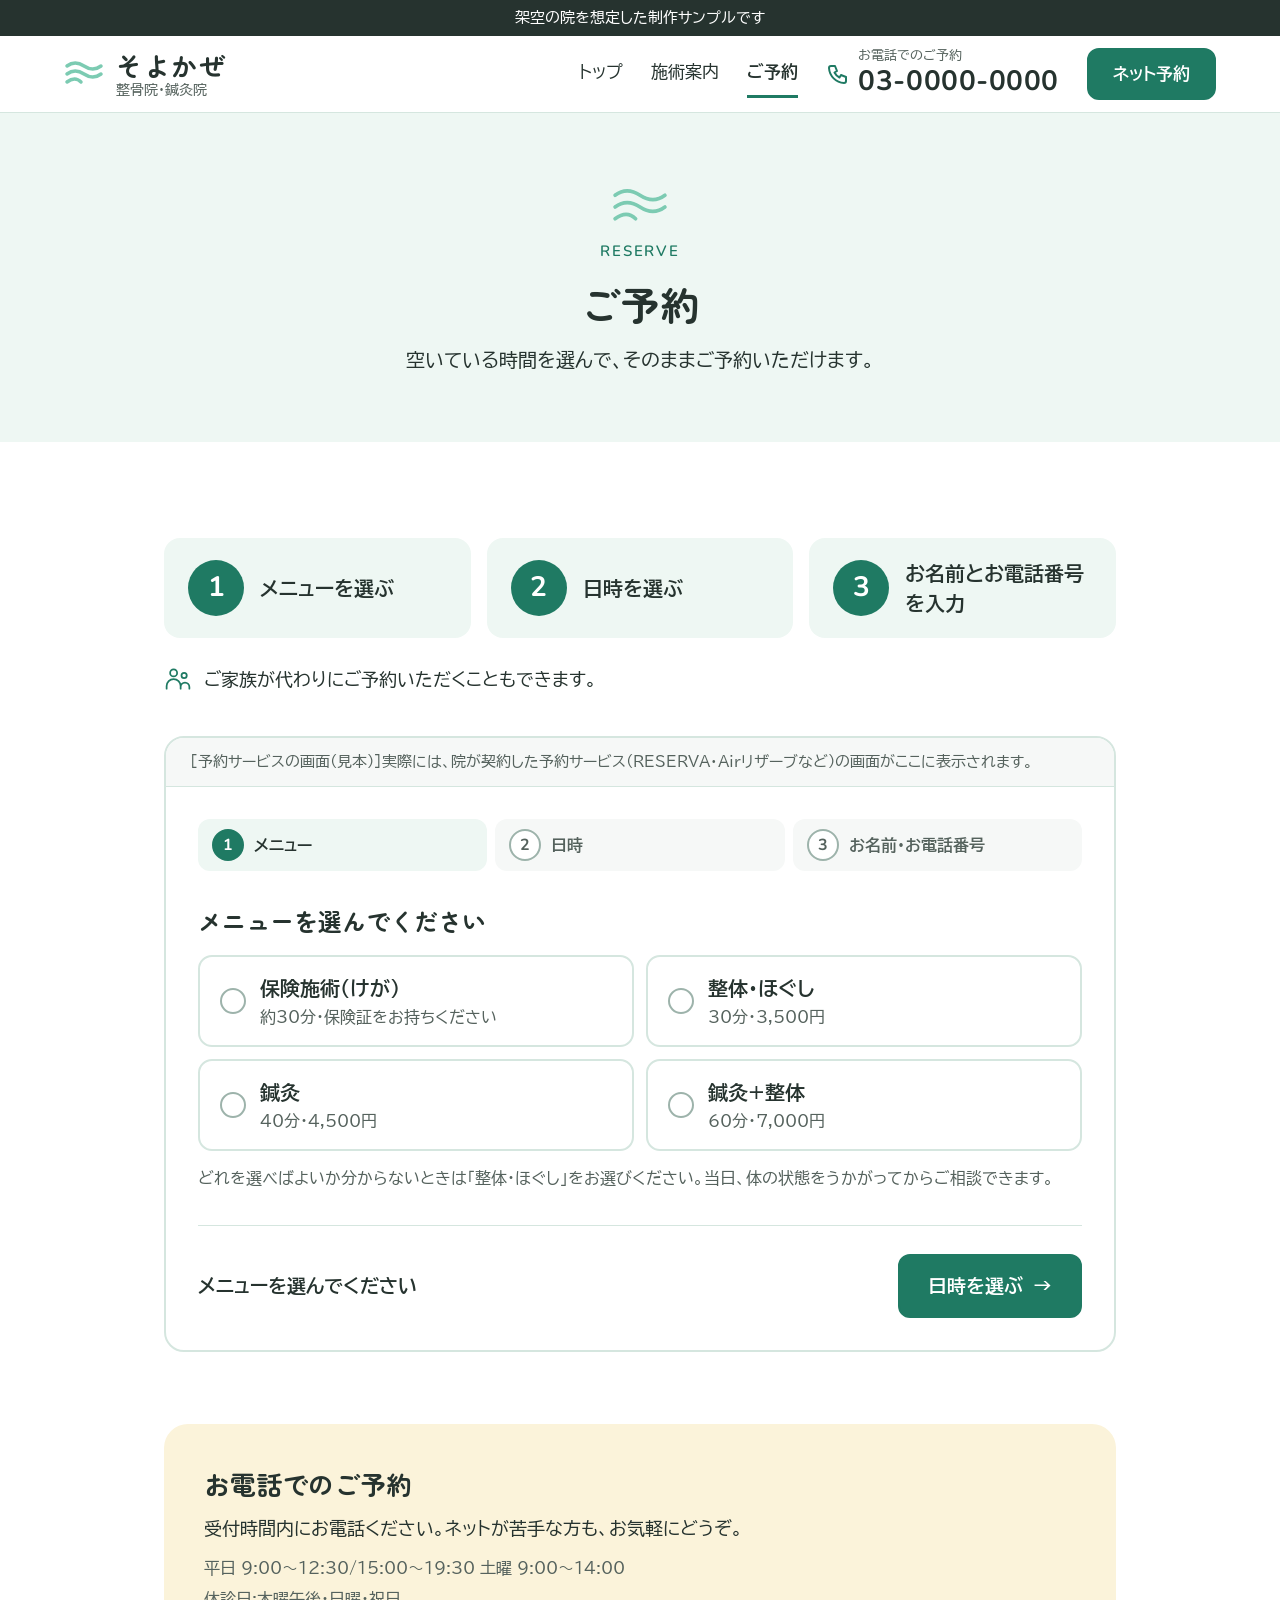
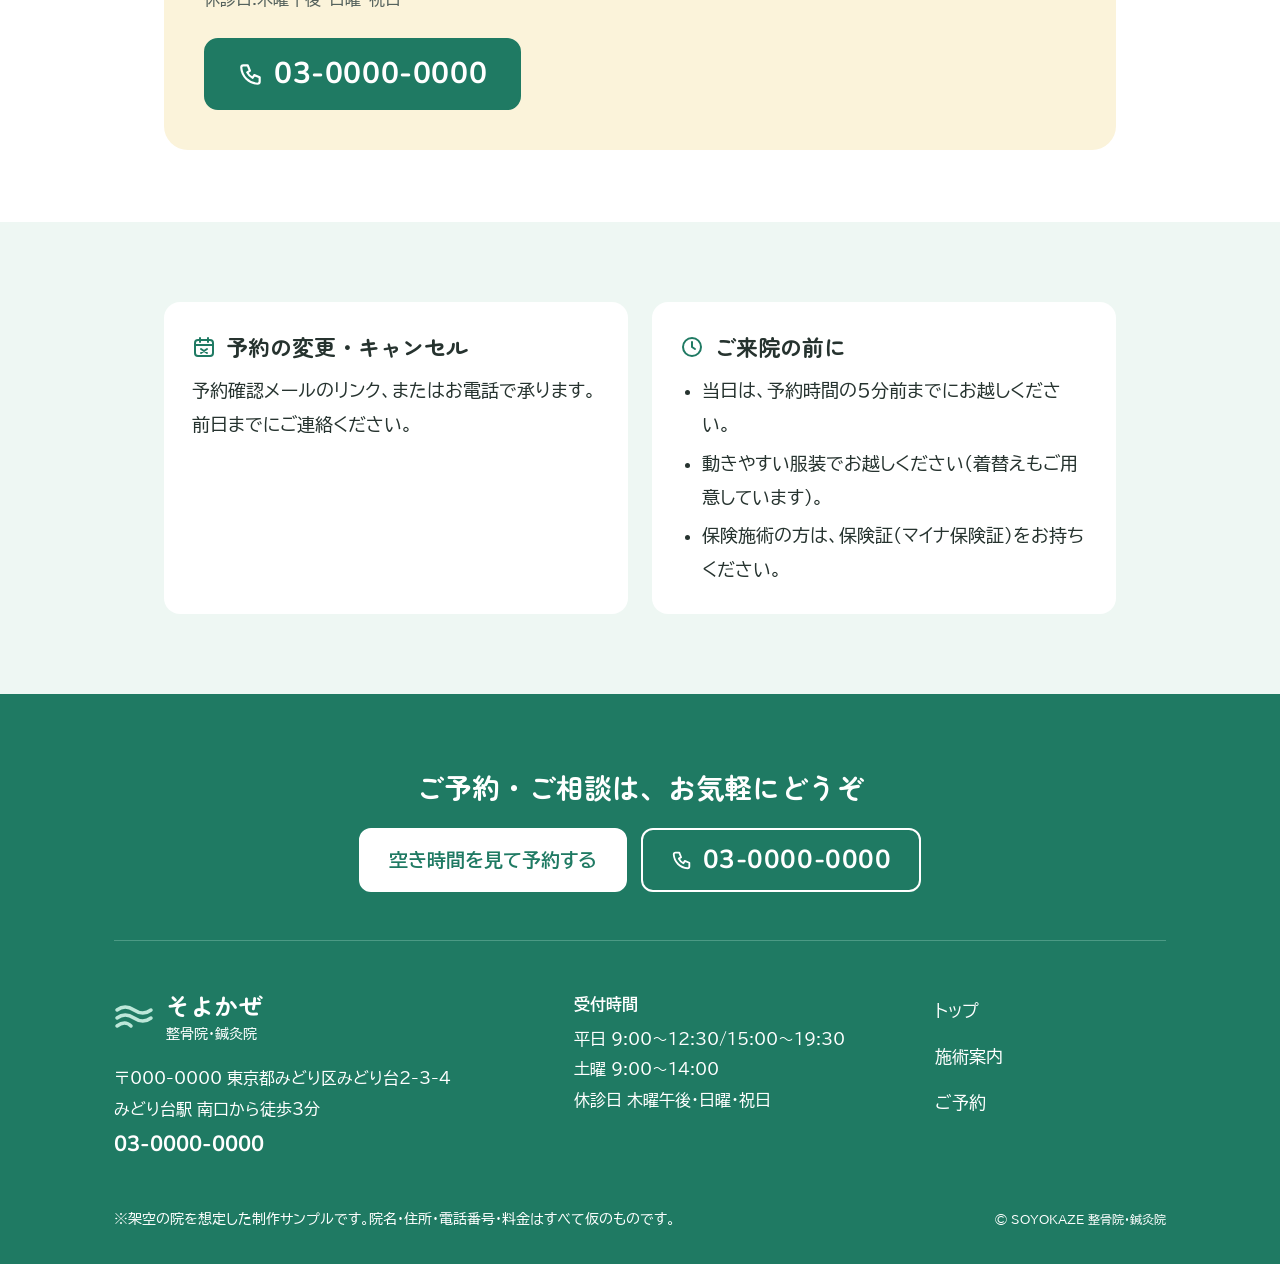
<file: reserve/index.html>
<!doctype html>
<html lang="ja">
<head>
<meta charset="utf-8">
<meta name="viewport" content="width=device-width, initial-scale=1">
<title>ご予約|そよかぜ整骨院・鍼灸院(制作サンプル)</title>
<meta name="description" content="空いている時間を選んで、そのままご予約いただけます。お電話でのご予約も承ります。※架空の院を想定した制作サンプルです。">
<meta name="robots" content="noindex">
<meta name="theme-color" content="#1F7A63">
<link rel="icon" href="../assets/img/favicon.svg" type="image/svg+xml">
<link rel="preconnect" href="https://fonts.googleapis.com">
<link rel="preconnect" href="https://fonts.gstatic.com" crossorigin>
<link rel="stylesheet" href="https://fonts.googleapis.com/css2?family=BIZ+UDPGothic:wght@400;700&family=Nunito:wght@600;700&family=Zen+Maru+Gothic:wght@500;700&display=swap">
<script>document.documentElement.classList.add('js');</script>
<link rel="stylesheet" href="../assets/css/style.css">
</head>
<body>
<a class="skip-link" href="#main">本文へ移動</a>

<p class="sample-bar">架空の院を想定した制作サンプルです</p>

<header class="site-header">
  <div class="site-header__inner">
    <a class="logo" href="../" aria-label="そよかぜ整骨院・鍼灸院 トップへ">
      <svg class="wind" width="40" height="30" viewBox="0 0 40 30" stroke-width="3.5" aria-hidden="true"><path pathLength="40" d="M3 7 q8 -6 17 0 t17 0"/><path pathLength="40" d="M3 15 q8 -6 17 0 t17 0"/><path pathLength="40" d="M3 23 q8 -6 14 0"/></svg>
      <span class="logo__text"><span class="logo__name">そよかぜ</span><span class="logo__sub">整骨院・鍼灸院</span></span>
    </a>
    <nav class="gnav" aria-label="メインメニュー">
      <ul class="gnav__list">
        <li><a class="gnav__link" href="../">トップ</a></li>
        <li><a class="gnav__link" href="../menu/">施術案内</a></li>
        <li><a class="gnav__link" href="./" aria-current="page">ご予約</a></li>
      </ul>
      <a class="header-tel" href="tel:0300000000" data-track="tel-header">
        <svg width="24" height="24" viewBox="0 0 24 24" fill="none" stroke="#1F7A63" stroke-width="2" stroke-linecap="round" stroke-linejoin="round" aria-hidden="true"><path d="M5 4h4l2 5-2.5 1.5a11 11 0 0 0 5 5L15 13l5 2v4a2 2 0 0 1-2 2A16 16 0 0 1 3 6a2 2 0 0 1 2-2"/></svg>
        <span><span class="header-tel__label">お電話でのご予約</span><span class="header-tel__num">03-0000-0000</span></span>
      </a>
      <a class="btn btn--primary header-cta" href="#booking">ネット予約</a>
    </nav>
  </div>
</header>

<main id="main">

  <!-- 1. ページ見出し -->
  <section class="page-head">
    <div class="container page-head__inner">
      <svg class="wind wind--draw" width="72" height="44" viewBox="0 0 40 30" stroke-width="2.5" aria-hidden="true"><path pathLength="40" d="M3 7 q8 -6 17 0 t17 0"/><path pathLength="40" d="M3 15 q8 -6 17 0 t17 0"/><path pathLength="40" d="M3 23 q8 -6 14 0"/></svg>
      <p class="eyebrow">RESERVE</p>
      <h1>ご予約</h1>
      <p class="page-head__lead">空いている時間を選んで、そのままご予約いただけます。</p>
    </div>
  </section>

  <!-- 2. 予約の手順 -->
  <section class="section" style="padding-bottom: 40px" aria-labelledby="flow-title">
    <div class="container container--narrow">
      <h2 id="flow-title" class="sr-only">予約の手順</h2>
      <ol class="flow" data-reveal-group>
        <li class="flow__item reveal"><span class="flow__num" aria-hidden="true">1</span><span class="flow__label">メニューを選ぶ</span></li>
        <li class="flow__item reveal"><span class="flow__num" aria-hidden="true">2</span><span class="flow__label">日時を選ぶ</span></li>
        <li class="flow__item reveal"><span class="flow__num" aria-hidden="true">3</span><span class="flow__label">お名前とお電話番号を入力</span></li>
      </ol>
      <p class="family-note">
        <svg width="28" height="28" viewBox="0 0 32 32" fill="none" stroke="#1F7A63" stroke-width="2" stroke-linecap="round" stroke-linejoin="round" aria-hidden="true"><circle cx="11" cy="9" r="4"/><circle cx="23" cy="12" r="3"/><path d="M3 27v-3a8 8 0 0 1 16 0v3M19 27v-2a5 5 0 0 1 10 0v2"/></svg>
        ご家族が代わりにご予約いただくこともできます。
      </p>
    </div>
  </section>

  <!-- 3. ネット予約(予約サービスの画面の見本) -->
  <section class="section" id="booking" style="padding-top: 0; padding-bottom: 72px" aria-labelledby="booking-title">
    <div class="container container--narrow">
      <h2 id="booking-title" class="sr-only">ネット予約</h2>
      <div class="booking">
        <p class="booking__service-bar">[予約サービスの画面(見本)]実際には、院が契約した予約サービス(RESERVA・Airリザーブなど)の画面がここに表示されます。</p>
        <div class="booking__body">

          <noscript>
            <p>ネット予約をご利用いただくには、JavaScriptを有効にしてください。お電話(03-0000-0000)でもご予約いただけます。</p>
          </noscript>

          <ol class="booking-progress" aria-label="予約の進み具合">
            <li data-progress="1"><span class="booking-progress__num">1</span><span>メニュー</span></li>
            <li data-progress="2"><span class="booking-progress__num">2</span><span>日時</span></li>
            <li data-progress="3"><span class="booking-progress__num">3</span><span>お名前・お電話番号</span></li>
          </ol>

          <form id="booking-form" novalidate>

            <!-- ステップ1:メニュー -->
            <div class="booking-panel" data-panel="1">
              <h3 class="booking-panel__title" tabindex="-1">メニューを選んでください</h3>
              <fieldset style="margin:0;padding:0;border:0">
                <legend class="sr-only">メニュー</legend>
                <div class="choice-grid">
                  <label class="choice">
                    <input type="radio" name="menu" value="insurance" data-label="保険施術(けが)">
                    <span class="choice__box"><span class="choice__dot"></span><span class="choice__text"><span class="choice__name">保険施術(けが)</span><span class="choice__note">約30分・保険証をお持ちください</span></span></span>
                  </label>
                  <label class="choice">
                    <input type="radio" name="menu" value="bodycare" data-label="整体・ほぐし">
                    <span class="choice__box"><span class="choice__dot"></span><span class="choice__text"><span class="choice__name">整体・ほぐし</span><span class="choice__note">30分・3,500円</span></span></span>
                  </label>
                  <label class="choice">
                    <input type="radio" name="menu" value="acupuncture" data-label="鍼灸">
                    <span class="choice__box"><span class="choice__dot"></span><span class="choice__text"><span class="choice__name">鍼灸</span><span class="choice__note">40分・4,500円</span></span></span>
                  </label>
                  <label class="choice">
                    <input type="radio" name="menu" value="combo" data-label="鍼灸+整体">
                    <span class="choice__box"><span class="choice__dot"></span><span class="choice__text"><span class="choice__name">鍼灸+整体</span><span class="choice__note">60分・7,000円</span></span></span>
                  </label>
                </div>
              </fieldset>
              <p class="note" style="margin-top:12px">どれを選べばよいか分からないときは「整体・ほぐし」をお選びください。当日、体の状態をうかがってからご相談できます。</p>
              <p class="booking-message" role="alert" data-message="1"></p>
              <div class="booking-actions">
                <p class="booking-actions__summary" data-summary="1">メニューを選んでください</p>
                <div class="booking-actions__btns">
                  <button type="button" class="btn btn--primary btn--lg" data-next>日時を選ぶ <span aria-hidden="true">→</span></button>
                </div>
              </div>
            </div>

            <!-- ステップ2:日時 -->
            <div class="booking-panel" data-panel="2" hidden>
              <h3 class="booking-panel__title" tabindex="-1">日にちと時間を選んでください</h3>

              <p class="booking-panel__sub" id="day-label" style="margin-top:0">日にち</p>
              <div class="day-grid" id="day-grid" role="group" aria-labelledby="day-label"></div>
              <div class="week-nav">
                <button type="button" class="btn btn--outline" id="week-prev"><span aria-hidden="true">←</span> 前の7日</button>
                <button type="button" class="btn btn--outline" id="week-next">次の7日 <span aria-hidden="true">→</span></button>
              </div>

              <p class="booking-panel__sub" id="time-label">時間 <span id="time-day" class="note"></span></p>
              <div id="slot-area" role="group" aria-labelledby="time-label"></div>
              <p class="note legend">○ 予約できます × 予約がいっぱいです</p>

              <p class="booking-message" role="alert" data-message="2"></p>
              <div class="booking-actions">
                <p class="booking-actions__summary" data-summary="2"></p>
                <div class="booking-actions__btns">
                  <button type="button" class="btn btn--outline" data-back><span aria-hidden="true">←</span> メニューに戻る</button>
                  <button type="button" class="btn btn--primary btn--lg" data-next>お名前の入力へ進む <span aria-hidden="true">→</span></button>
                </div>
              </div>
            </div>

            <!-- ステップ3:お名前とお電話番号 -->
            <div class="booking-panel" data-panel="3" hidden>
              <h3 class="booking-panel__title" tabindex="-1">お名前とお電話番号を入力してください</h3>

              <dl class="booking-summary" data-confirm></dl>

              <div class="field">
                <fieldset>
                  <legend class="field__label">どなたがご予約されますか</legend>
                  <div class="choice-grid choice-grid--inline">
                    <label class="choice">
                      <input type="radio" name="who" value="self" checked>
                      <span class="choice__box"><span class="choice__dot"></span><span class="choice__text"><span class="choice__name">施術を受けるご本人</span></span></span>
                    </label>
                    <label class="choice">
                      <input type="radio" name="who" value="family">
                      <span class="choice__box"><span class="choice__dot"></span><span class="choice__text"><span class="choice__name">ご家族(代わりにご予約)</span></span></span>
                    </label>
                  </div>
                </fieldset>
              </div>

              <div class="field">
                <label class="field__label" for="f-name">施術を受ける方のお名前 <span class="field__req">必須</span></label>
                <input class="input" id="f-name" name="name" type="text" autocomplete="name" placeholder="例:そよかぜ 花子" aria-describedby="f-name-error" required>
                <p class="field__error" id="f-name-error" hidden>お名前を入力してください</p>
              </div>

              <div class="field" id="field-proxy" hidden>
                <label class="field__label" for="f-proxy">ご予約される方のお名前 <span class="field__req">必須</span></label>
                <p class="field__hint" id="f-proxy-hint">ご家族のお名前とご関係(例:長女)をご入力ください</p>
                <input class="input" id="f-proxy" name="proxy" type="text" placeholder="例:そよかぜ 美咲(長女)" aria-describedby="f-proxy-hint f-proxy-error">
                <p class="field__error" id="f-proxy-error" hidden>ご予約される方のお名前を入力してください</p>
              </div>

              <div class="field">
                <label class="field__label" for="f-tel">お電話番号 <span class="field__req">必須</span></label>
                <p class="field__hint" id="f-tel-hint">つながりやすい番号をご入力ください。ハイフンはあってもなくても大丈夫です。</p>
                <input class="input" id="f-tel" name="tel" type="tel" inputmode="tel" autocomplete="tel" placeholder="例:090-1234-5678" aria-describedby="f-tel-hint f-tel-error" required>
                <p class="field__error" id="f-tel-error" hidden>お電話番号を正しく入力してください(10〜11けたの数字)</p>
              </div>

              <div class="field">
                <label class="field__label" for="f-memo">気になるところ <span class="field__opt">任意</span></label>
                <textarea class="input" id="f-memo" name="memo" rows="3" placeholder="例:右のひざが痛く、階段がつらいです"></textarea>
              </div>

              <p class="booking-message" role="alert" data-message="3"></p>
              <div class="booking-actions">
                <p class="booking-actions__summary note">ご予約の確定後、確認のお電話をすることがあります。</p>
                <div class="booking-actions__btns">
                  <button type="button" class="btn btn--outline" data-back><span aria-hidden="true">←</span> 日時に戻る</button>
                  <button type="submit" class="btn btn--primary btn--lg">この内容で予約する</button>
                </div>
              </div>
            </div>

            <!-- 完了 -->
            <div class="booking-panel booking-done" data-panel="done" hidden>
              <div class="booking-done__icon">
                <svg width="36" height="36" viewBox="0 0 24 24" fill="none" stroke="#1F7A63" stroke-width="2.5" stroke-linecap="round" stroke-linejoin="round" aria-hidden="true"><path d="M5 12l5 5 9-10"/></svg>
              </div>
              <h3 class="booking-panel__title" tabindex="-1">ご予約を承りました</h3>
              <p>当日は、予約時間の5分前までにお越しください。</p>
              <dl class="booking-summary" data-done-summary></dl>
              <p class="booking-done__sample">これは制作サンプルの見本画面です。入力された内容は送信・保存されていません。</p>
              <button type="button" class="btn btn--outline" data-restart>最初からやり直す</button>
            </div>

          </form>
        </div>
      </div>
    </div>
  </section>

  <!-- 4. お電話でのご予約 -->
  <section class="section" style="padding-top: 0; padding-bottom: 72px" aria-labelledby="tel-title">
    <div class="container container--narrow">
      <div class="tel-box">
        <div class="tel-box__text">
          <h2 id="tel-title">お電話でのご予約</h2>
          <p>受付時間内にお電話ください。ネットが苦手な方も、お気軽にどうぞ。</p>
          <p class="tel-box__hours">平日 9:00〜12:30/15:00〜19:30 土曜 9:00〜14:00<br>休診日:木曜午後・日曜・祝日</p>
        </div>
        <a class="btn btn--primary" href="tel:0300000000" data-track="tel-reserve">
          <svg width="26" height="26" viewBox="0 0 24 24" fill="none" stroke="currentColor" stroke-width="2" stroke-linecap="round" stroke-linejoin="round" aria-hidden="true"><path d="M5 4h4l2 5-2.5 1.5a11 11 0 0 0 5 5L15 13l5 2v4a2 2 0 0 1-2 2A16 16 0 0 1 3 6a2 2 0 0 1 2-2"/></svg>
          <span class="btn__tel">03-0000-0000</span>
        </a>
      </div>
    </div>
  </section>

  <!-- 5・6. 予約の変更・キャンセル/ご来院の前に -->
  <section class="section section--tint" style="padding: 80px 0">
    <div class="container container--narrow">
      <div class="info-cards">
        <div class="info-card">
          <h2>
            <svg width="24" height="24" viewBox="0 0 24 24" fill="none" stroke="#1F7A63" stroke-width="2" stroke-linecap="round" stroke-linejoin="round" aria-hidden="true"><rect x="3" y="5" width="18" height="16" rx="3"/><path d="M3 10h18M8 3v4M16 3v4M9 14l6 4M15 14l-6 4"/></svg>
            予約の変更・キャンセル
          </h2>
          <p>予約確認メールのリンク、またはお電話で承ります。前日までにご連絡ください。</p>
        </div>
        <div class="info-card">
          <h2>
            <svg width="24" height="24" viewBox="0 0 24 24" fill="none" stroke="#1F7A63" stroke-width="2" stroke-linecap="round" stroke-linejoin="round" aria-hidden="true"><circle cx="12" cy="12" r="9"/><path d="M12 7v5l3 2"/></svg>
            ご来院の前に
          </h2>
          <ul>
            <li>当日は、予約時間の5分前までにお越しください。</li>
            <li>動きやすい服装でお越しください(着替えもご用意しています)。</li>
            <li>保険施術の方は、保険証(マイナ保険証)をお持ちください。</li>
          </ul>
        </div>
      </div>
    </div>
  </section>

</main>

<footer class="site-footer">
  <div class="container site-footer__inner">
    <div class="footer-cta">
      <p class="footer-cta__title">ご予約・ご相談は、お気軽にどうぞ</p>
      <div class="btn-row btn-row--center">
        <a class="btn btn--white btn--lg" href="#booking">空き時間を見て予約する</a>
        <a class="btn btn--ghost-white btn--lg" href="tel:0300000000" data-track="tel-footer">
          <svg width="22" height="22" viewBox="0 0 24 24" fill="none" stroke="currentColor" stroke-width="2" stroke-linecap="round" stroke-linejoin="round" aria-hidden="true"><path d="M5 4h4l2 5-2.5 1.5a11 11 0 0 0 5 5L15 13l5 2v4a2 2 0 0 1-2 2A16 16 0 0 1 3 6a2 2 0 0 1 2-2"/></svg>
          <span class="btn__tel">03-0000-0000</span>
        </a>
      </div>
    </div>
    <div class="footer-main">
      <div>
        <div class="footer-logo">
          <svg class="wind" width="40" height="30" viewBox="0 0 40 30" stroke-width="3.5" aria-hidden="true"><path d="M3 7 q8 -6 17 0 t17 0"/><path d="M3 15 q8 -6 17 0 t17 0"/><path d="M3 23 q8 -6 14 0"/></svg>
          <span><span class="footer-logo__name">そよかぜ</span><span class="footer-logo__sub">整骨院・鍼灸院</span></span>
        </div>
        <address class="footer-info">
          〒000-0000 東京都みどり区<span class="nowrap">みどり台2-3-4</span><br>
          みどり台駅 南口から徒歩3分<br>
          <a class="footer-info__tel" href="tel:0300000000">03-0000-0000</a>
        </address>
      </div>
      <div class="footer-hours">
        <p class="footer-hours__title">受付時間</p>
        <p>平日 9:00〜12:30/15:00〜19:30</p>
        <p>土曜 9:00〜14:00</p>
        <p>休診日 木曜午後・日曜・祝日</p>
      </div>
      <nav class="footer-nav" aria-label="フッターメニュー">
        <ul>
          <li><a href="../">トップ</a></li>
          <li><a href="../menu/">施術案内</a></li>
          <li><a href="./">ご予約</a></li>
        </ul>
      </nav>
    </div>
    <div class="footer-bottom">
      <p>※架空の院を想定した制作サンプルです。院名・住所・電話番号・料金はすべて仮のものです。</p>
      <p><small>© SOYOKAZE 整骨院・鍼灸院</small></p>
    </div>
  </div>
</footer>

<div class="bottom-bar" role="region" aria-label="ご予約">
  <a class="btn btn--outline" href="tel:0300000000" data-track="tel-bottom">
    <svg width="22" height="22" viewBox="0 0 24 24" fill="none" stroke="currentColor" stroke-width="2" stroke-linecap="round" stroke-linejoin="round" aria-hidden="true"><path d="M5 4h4l2 5-2.5 1.5a11 11 0 0 0 5 5L15 13l5 2v4a2 2 0 0 1-2 2A16 16 0 0 1 3 6a2 2 0 0 1 2-2"/></svg>
    電話する
  </a>
  <a class="btn btn--primary" href="#booking">
    <svg width="22" height="22" viewBox="0 0 24 24" fill="none" stroke="currentColor" stroke-width="2" stroke-linecap="round" aria-hidden="true"><rect x="3" y="5" width="18" height="16" rx="3"/><path d="M3 10h18M8 3v4M16 3v4"/></svg>
    ネットで予約
  </a>
</div>

<script src="../assets/js/main.js"></script>
<script src="../assets/js/reserve.js"></script>
</body>
</html>
</file>
<file: assets/css/style.css>
/* =========================================================
   そよかぜ整骨院・鍼灸院 — 共通スタイル
   テーマ:窓から入るそよ風のような、明るく清潔な院
   ========================================================= */

:root {
  /* 配色 */
  --base: #FFFFFF;
  --mint-tint: #EEF7F3;
  --mint: #7CCBB2;          /* 装飾専用。文字には使わない */
  --mint-deep: #1F7A63;
  --mint-deep-hover: #186250;
  --mint-deep-active: #134F40;
  --mint-pressed: #D9EEE6;
  --ink: #26332F;
  --ink-sub: #55625D;
  --sun: #F6E3A8;
  --sun-soft: #FBF3DA;
  --line: #D5E6DF;
  --closed: #EEF0EF;
  --footer-line: #4C9A85;
  --footer-mint: #BDE7D9;
  --error: #B3261E;

  /* 書体 */
  --font-head: "Zen Maru Gothic", "Hiragino Maru Gothic ProN", sans-serif;
  --font-body: "BIZ UDPGothic", "Hiragino Sans", "Meiryo", sans-serif;
  --font-en: "Nunito", "Hiragino Sans", sans-serif;

  /* 文字サイズ(PC) */
  --fs-h1: 40px;
  --fs-h2: 30px;
  --fs-body: 18px;
  --fs-note: 16px;
  --fs-tel: 28px;

  /* 形 */
  --radius-btn: 12px;
  --radius-card: 16px;
  --radius-photo: 20px;

  /* 動き */
  --motion-fast: 200ms;
  --motion-base: 600ms;
  --motion-wind: 1200ms;
  --ease-out: cubic-bezier(0.25, 1, 0.5, 1);
  --rise: 8px;
  --stagger: 80ms;

  --header-h: 77px;
  --bottom-bar-h: 0px;
}

@media (max-width: 767px) {
  :root {
    --fs-h1: 30px;
    --fs-h2: 24px;
    --fs-tel: 26px;
    --bottom-bar-h: 76px;
  }
}

/* ---------- ベース ---------- */
*,
*::before,
*::after { box-sizing: border-box; }

html {
  -webkit-text-size-adjust: 100%;
  text-size-adjust: 100%;
  scroll-padding-top: calc(var(--header-h) + 16px);
}

body {
  margin: 0;
  background: var(--base);
  color: var(--ink);
  font-family: var(--font-body);
  font-size: var(--fs-body);
  line-height: 1.9;
  padding-bottom: var(--bottom-bar-h);
}

img { max-width: 100%; height: auto; display: block; }

a { color: var(--mint-deep); transition: color var(--motion-fast) ease; }
a:hover { color: var(--mint-deep-active); }

:focus-visible {
  outline: 3px solid var(--mint-deep);
  outline-offset: 3px;
  border-radius: 4px;
}

h1, h2, h3 { font-family: var(--font-head); font-weight: 700; line-height: 1.5; margin: 0; }
p, ul, ol, dl, dd { margin: 0; }

.sr-only {
  position: absolute !important;
  width: 1px; height: 1px;
  padding: 0; margin: -1px;
  overflow: hidden; clip: rect(0 0 0 0);
  white-space: nowrap; border: 0;
}

.skip-link {
  position: absolute; left: 16px; top: -100px;
  z-index: 100;
  padding: 12px 20px;
  background: var(--mint-deep); color: #fff;
  border-radius: var(--radius-btn);
  font-weight: 700; text-decoration: none;
}
.skip-link:focus { top: 16px; color: #fff; }

.container { max-width: 1100px; margin: 0 auto; padding: 0 24px; }
.container--narrow { max-width: 1000px; }
.container--faq { max-width: 860px; }

.section { padding: 96px 0; }
.section--tint { background: var(--mint-tint); }

@media (max-width: 767px) {
  .container { padding: 0 16px; }
  .section { padding: 64px 0; }
}

.note { font-size: var(--fs-note); color: var(--ink-sub); }
.en { font-family: var(--font-en); }

/* ---------- サンプル表記 ---------- */
.sample-bar {
  background: var(--ink);
  color: #fff;
  font-size: 15px;
  line-height: 1.6;
  text-align: center;
  padding: 6px 16px;
}

/* ---------- 見出し ---------- */
.eyebrow {
  font-family: var(--font-en);
  font-size: 15px;
  font-weight: 600;
  letter-spacing: 0.12em;
  color: var(--mint-deep);
}

.section-head {
  display: flex; flex-direction: column; align-items: center; gap: 4px;
  text-align: center;
  margin-bottom: 40px;
}
.section-head--left { align-items: flex-start; text-align: left; margin-bottom: 20px; }
.section-head h2 { font-size: var(--fs-h2); }

@media (max-width: 767px) {
  .section-head { margin-bottom: 28px; }
}

/* ---------- ロゴ・風のライン ---------- */
.wind { display: block; flex: none; overflow: visible; }
.wind path { fill: none; stroke: var(--mint); stroke-linecap: round; }

/* 一度だけ左から右へ描く(ファーストビュー・ページ見出し) */
.wind--draw path {
  stroke-dasharray: 40;
  stroke-dashoffset: 40;
  animation: windDraw var(--motion-wind) var(--ease-out) forwards;
}
.wind--draw path:nth-child(2) { animation-delay: 150ms; }
.wind--draw path:nth-child(3) { animation-delay: 300ms; }

@keyframes windDraw { to { stroke-dashoffset: 0; } }

.logo {
  display: inline-flex; align-items: center; gap: 12px;
  min-height: 48px;
  color: var(--ink); text-decoration: none;
}
.logo:hover { color: var(--ink); }
.logo__text { display: flex; flex-direction: column; line-height: 1.25; }
.logo__name {
  font-family: var(--font-head); font-size: 26px; font-weight: 700; letter-spacing: 0.06em;
}
.logo__sub { font-size: 14px; color: var(--ink-sub); }

/* ---------- ボタン ---------- */
.btn {
  display: inline-flex; align-items: center; justify-content: center; gap: 10px;
  min-height: 56px;
  padding: 8px 28px;
  border: 2px solid var(--mint-deep);
  border-radius: var(--radius-btn);
  font-family: var(--font-body);
  font-size: 18px; font-weight: 700; line-height: 1.4;
  text-decoration: none;
  cursor: pointer;
  transition: background-color var(--motion-fast) ease, color var(--motion-fast) ease, border-color var(--motion-fast) ease;
  -webkit-tap-highlight-color: transparent;
}
.btn svg { flex: none; }
.btn--lg { min-height: 64px; font-size: 19px; }

.btn--primary { background: var(--mint-deep); color: #fff; }
.btn--primary:hover { background: var(--mint-deep-hover); border-color: var(--mint-deep-hover); color: #fff; }
.btn--primary:active { background: var(--mint-deep-active); border-color: var(--mint-deep-active); }

.btn--outline { background: #fff; color: var(--mint-deep); }
.btn--outline:hover { background: var(--mint-tint); color: var(--mint-deep); }
.btn--outline:active { background: var(--mint-pressed); }

.btn--white { background: #fff; color: var(--mint-deep); border-color: #fff; }
.btn--white:hover { background: var(--mint-tint); border-color: var(--mint-tint); color: var(--mint-deep); }
.btn--white:active { background: var(--mint-pressed); }

.btn--ghost-white { background: transparent; color: #fff; border-color: #fff; }
.btn--ghost-white:hover { background: rgba(255, 255, 255, 0.12); color: #fff; }
.btn--ghost-white:active { background: rgba(255, 255, 255, 0.22); }

.btn__tel { font-family: var(--font-en); font-size: 22px; font-weight: 700; letter-spacing: 0.02em; }

.btn-row { display: flex; flex-wrap: wrap; gap: 14px; }
.btn-row--center { justify-content: center; }

@media (max-width: 767px) {
  .btn-row > .btn { width: 100%; }
}

.text-link {
  display: inline-flex; align-items: center; gap: 8px;
  min-height: 48px;
  font-size: 19px; font-weight: 700;
}

/* ---------- ヘッダー ---------- */
.site-header {
  position: sticky; top: 0; z-index: 50;
  background: #fff;
  border-bottom: 1px solid var(--line);
}
.site-header__inner {
  max-width: 1200px; margin: 0 auto;
  padding: 12px 24px;
  display: flex; flex-wrap: wrap; align-items: center; justify-content: space-between;
  gap: 12px 32px;
}
.gnav { display: flex; flex-wrap: wrap; align-items: center; gap: 8px 28px; }
.gnav__list { display: flex; gap: 28px; list-style: none; padding: 0; }
.gnav__link {
  display: flex; align-items: center;
  min-height: 48px;
  font-size: 17px; color: var(--ink); text-decoration: none;
  border-bottom: 3px solid transparent;
  transition: border-color var(--motion-fast) ease, color var(--motion-fast) ease;
}
.gnav__link:hover { color: var(--mint-deep); border-bottom-color: var(--line); }
.gnav__link[aria-current="page"] { font-weight: 700; border-bottom-color: var(--mint-deep); color: var(--ink); }

.header-tel {
  display: flex; align-items: center; gap: 8px;
  min-height: 48px;
  color: var(--ink); text-decoration: none;
}
.header-tel:hover { color: var(--mint-deep); }
.header-tel__num { font-family: var(--font-en); font-size: var(--fs-tel); font-weight: 700; letter-spacing: 0.02em; line-height: 1.2; }
.header-tel__label { font-size: 13px; color: var(--ink-sub); display: block; line-height: 1.3; }
.header-cta { min-height: 52px; padding: 6px 24px; font-size: 17px; }

@media (max-width: 767px) {
  :root { --header-h: 0px; }
  .site-header { position: static; }
  .site-header__inner { padding: 8px 16px 0; gap: 0; }
  .logo__name { font-size: 22px; }
  .logo .wind { width: 34px; height: 26px; }
  .gnav { display: contents; }
  .gnav__list {
    order: 3;
    width: calc(100% + 32px);
    margin: 8px -16px 0;
    gap: 0;
    border-top: 1px solid var(--line);
  }
  .gnav__list li { flex: 1; }
  .gnav__link { justify-content: center; min-height: 52px; font-size: 17px; }
  .header-tel { order: 2; }
  .header-tel__num { font-size: 20px; }
  .header-tel__label { display: none; }
  .header-cta { display: none; }
}

/* ---------- スマホ下部の固定ボタン ---------- */
.bottom-bar { display: none; }

@media (max-width: 767px) {
  .bottom-bar {
    position: fixed; left: 0; right: 0; bottom: 0; z-index: 60;
    display: grid; grid-template-columns: 1fr 1fr; gap: 8px;
    padding: 8px 12px calc(8px + env(safe-area-inset-bottom));
    background: #fff;
    border-top: 1px solid var(--line);
  }
  .bottom-bar .btn { min-height: 58px; padding: 6px 8px; font-size: 18px; gap: 8px; }
}

/* ---------- ファーストビュー ---------- */
.hero__inner {
  max-width: 1200px; margin: 0 auto;
  padding: 72px 24px 88px;
  display: grid; grid-template-columns: 1fr 1fr; gap: 48px 64px; align-items: center;
}
.hero__copy { display: flex; flex-direction: column; gap: 24px; }
.hero__copy .wind { width: 120px; height: 70px; }
.hero h1 { font-size: var(--fs-h1); letter-spacing: 0.04em; }
.hero__lead { font-size: 19px; }
.hero__photo {
  width: 100%; aspect-ratio: 4 / 3; object-fit: cover;
  border-radius: var(--radius-photo);
  background: var(--mint-tint);
}
.js .hero__photo { animation: fadeIn var(--motion-base) var(--ease-out) both; }

@keyframes fadeIn { from { opacity: 0; } to { opacity: 1; } }

@media (max-width: 900px) {
  .hero__inner { grid-template-columns: 1fr; padding: 24px 16px 56px; gap: 28px; }
  .hero__photo { order: -1; }
  .hero__copy { gap: 18px; }
  .hero__copy .wind { width: 84px; height: 50px; }
  .hero__lead { font-size: 18px; }
}

/* ---------- 下層ページ見出し ---------- */
.page-head {
  background: var(--mint-tint);
  padding: 72px 0 64px;
  text-align: center;
}
.page-head__inner { display: flex; flex-direction: column; align-items: center; gap: 8px; }
.page-head .wind { width: 72px; height: 44px; }
.page-head h1 { font-size: var(--fs-h1); }
.page-head__lead { font-size: 19px; }

@media (max-width: 767px) {
  .page-head { padding: 44px 0 40px; }
  .page-head__lead { font-size: 18px; }
}

/* ---------- 受付時間表 ---------- */
.hours__box {
  background: #fff;
  border: 1px solid var(--line);
  border-radius: var(--radius-card);
  overflow: hidden;
}
.hours-table {
  width: 100%;
  border-collapse: collapse;
  text-align: center;
  font-size: 20px;
  line-height: 1.5;
}
.hours-table thead th {
  background: var(--mint-deep); color: #fff;
  padding: 16px 8px; font-weight: 700;
}
.hours-table thead th:first-child { text-align: left; padding-left: 24px; }
.hours-table tbody th {
  padding: 18px 8px 18px 24px;
  text-align: left;
  font-weight: 700;
  white-space: nowrap;
}
.hours-table tbody th .en { font-size: 21px; }
.hours-table tbody th small { display: block; font-size: 15px; font-weight: 400; color: var(--ink-sub); }
.hours-table tbody tr + tr { border-top: 1px solid var(--line); }
.hours-table td { padding: 18px 8px; font-weight: 700; }
.hours-table .is-open { color: var(--mint-deep); }
.hours-table .is-short { color: var(--ink); }
.hours-table .is-closed { background: var(--closed); color: var(--ink-sub); }
.hours-table .is-today { background: var(--sun); }
.hours-table thead .is-today { background: var(--sun); color: var(--ink); }
.today-badge {
  display: block;
  font-size: 13px; line-height: 1.2; font-weight: 700;
}

.hours__notes {
  display: flex; flex-wrap: wrap; justify-content: center; gap: 8px 32px;
  margin-top: 24px;
  font-size: 18px;
}
.hours__notes strong { font-weight: 700; }
.hours__mark { display: inline-block; min-width: 1.2em; font-weight: 700; }
.hours__mark--open { color: var(--mint-deep); }

/* スマホ用(曜日を縦に、午前・午後を列に) */
.hours-table--sp { display: none; }

@media (max-width: 767px) {
  .hours-table--pc { display: none; }
  .hours-table--sp { display: table; font-size: 19px; }
  .hours-table--sp thead th { padding: 12px 6px; font-size: 17px; }
  .hours-table--sp thead th:first-child { padding-left: 16px; }
  .hours-table--sp thead small { display: block; font-family: var(--font-en); font-weight: 600; font-size: 15px; }
  .hours-table--sp tbody th { padding: 12px 6px 12px 16px; font-size: 19px; }
  .hours-table--sp td { padding: 12px 6px; }
  .hours-table--sp .today-badge { display: inline-block; margin-left: 6px; padding: 2px 6px; border-radius: 6px; background: #fff; }
  .hours__notes { flex-direction: column; align-items: flex-start; gap: 4px; }
  .hours__mark { display: none; }
}

/* ---------- カード(お悩み) ---------- */
.symptom-list {
  list-style: none; padding: 0;
  display: grid; grid-template-columns: repeat(3, 1fr); gap: 16px;
}
.symptom {
  display: flex; align-items: center; gap: 18px;
  padding: 20px 24px;
  border: 1px solid var(--line);
  border-radius: var(--radius-card);
  background: #fff;
}
.symptom__icon {
  flex: none;
  width: 56px; height: 56px;
  border-radius: 50%;
  background: var(--mint-tint);
  display: flex; align-items: center; justify-content: center;
}
.symptom__label { font-size: 20px; font-weight: 700; line-height: 1.5; }
.symptoms__foot { margin-top: 32px; text-align: center; color: var(--ink-sub); }

@media (max-width: 900px) {
  .symptom-list { grid-template-columns: repeat(2, 1fr); }
}
@media (max-width: 600px) {
  .symptom-list { grid-template-columns: 1fr; gap: 12px; }
  .symptom { padding: 16px 20px; }
  .symptoms__foot { text-align: left; }
}

/* ---------- カード(写真つき) ---------- */
.card-grid { display: grid; grid-template-columns: repeat(3, 1fr); gap: 24px; }
.photo-card {
  display: flex; flex-direction: column;
  background: #fff;
  border-radius: var(--radius-card);
  overflow: hidden;
}
.section:not(.section--tint) .photo-card { border: 1px solid var(--line); }
.photo-card img { width: 100%; aspect-ratio: 4 / 3; object-fit: cover; }
.photo-card--wide img { aspect-ratio: 16 / 10; }
.photo-card__body { padding: 24px 28px 32px; display: flex; flex-direction: column; gap: 10px; }
.photo-card__num { font-family: var(--font-en); font-size: 22px; font-weight: 700; color: var(--mint-deep); line-height: 1.2; }
.photo-card h3 { font-size: 22px; }
.photo-card p { font-size: 17px; }
.photo-card__more { margin-top: auto; padding-top: 4px; font-size: 17px; font-weight: 700; }

@media (max-width: 900px) {
  .card-grid { grid-template-columns: 1fr; max-width: 560px; margin: 0 auto; gap: 20px; }
  .photo-card__body { padding: 20px 22px 26px; }
}

.center-link { display: flex; justify-content: center; margin-top: 32px; }

/* ---------- はじめての方へ ---------- */
.first-visit__box {
  background: var(--sun-soft);
  border-radius: 24px;
  padding: 56px 40px;
}
.steps {
  list-style: none; padding: 0;
  display: grid; grid-template-columns: repeat(4, 1fr); gap: 20px;
  counter-reset: none;
}
.step {
  position: relative;
  display: flex; flex-direction: column; align-items: center; gap: 12px;
  text-align: center;
  background: #fff;
  border-radius: var(--radius-card);
  padding: 28px 16px;
}
.step__num {
  width: 52px; height: 52px;
  border-radius: 50%;
  background: var(--mint-deep); color: #fff;
  display: flex; align-items: center; justify-content: center;
  font-family: var(--font-en); font-size: 24px; font-weight: 700;
}
.step__body { display: flex; flex-direction: column; gap: 4px; }
.step__title { font-size: 20px; font-weight: 700; line-height: 1.5; }
.step__text { font-size: 16px; color: var(--ink-sub); line-height: 1.7; }

.bring {
  margin-top: 24px;
  background: #fff;
  border-radius: var(--radius-card);
  padding: 24px 28px;
  display: flex; flex-wrap: wrap; align-items: baseline; gap: 8px 24px;
}
.bring__title { font-size: 19px; font-weight: 700; }

@media (max-width: 900px) {
  .steps { grid-template-columns: repeat(2, 1fr); }
}
@media (max-width: 600px) {
  .first-visit__box { padding: 40px 16px; border-radius: 20px; }
  .steps { grid-template-columns: 1fr; gap: 12px; }
  .step { flex-direction: row; text-align: left; padding: 18px 20px; gap: 16px; align-items: center; }
  .step__num { flex: none; }
  .step__body { display: flex; flex-direction: column; }
  .bring { padding: 20px; }
}

/* ---------- アクセス ---------- */
.access__inner { display: grid; grid-template-columns: 1fr 1fr; gap: 40px 56px; align-items: start; }
.map {
  position: relative;
  border-radius: var(--radius-photo);
  overflow: hidden;
  border: 1px solid var(--line);
  background: #F7FAF9;
}
.map svg { display: block; width: 100%; height: auto; }
.map__caption {
  position: absolute; left: 12px; top: 12px;
  padding: 2px 10px;
  background: #fff;
  border: 1px solid var(--line);
  border-radius: 8px;
  font-size: 14px; color: var(--ink-sub);
}
.access__photo {
  margin-top: 16px;
  width: 100%; aspect-ratio: 16 / 9; object-fit: cover;
  border-radius: var(--radius-card);
}
.access__info { display: flex; flex-direction: column; gap: 20px; }
.access__name { font-family: var(--font-head); font-size: 22px; font-weight: 700; }
.info-list {
  display: grid; grid-template-columns: 6em 1fr; gap: 12px 16px;
  font-size: 18px;
}
.info-list dt { font-weight: 700; }
.info-list dd { margin: 0; }
.nowrap { white-space: nowrap; }
.access__info .btn { align-self: flex-start; }

@media (max-width: 900px) {
  .access__inner { grid-template-columns: 1fr; }
}
@media (max-width: 600px) {
  .info-list { grid-template-columns: 1fr; gap: 0; }
  .info-list dd { margin-bottom: 12px; }
  .access__info .btn { align-self: stretch; }
}

/* ---------- 予約の案内(各ページ下) ---------- */
.cta-box {
  background: var(--sun-soft);
  border-radius: 24px;
  padding: 48px 32px;
  display: flex; flex-direction: column; align-items: center; gap: 20px;
  text-align: center;
}
.cta-box__title { font-family: var(--font-head); font-size: 26px; font-weight: 700; line-height: 1.5; }

@media (max-width: 767px) {
  .cta-box { padding: 36px 16px; border-radius: 20px; }
  .cta-box__title { font-size: 22px; }
}

/* ---------- フッター ---------- */
.site-footer { background: var(--mint-deep); color: #fff; }
.site-footer a:not(.btn) { color: #fff; }
.site-footer__inner { padding: 72px 24px 32px; }
.footer-cta {
  display: flex; flex-direction: column; align-items: center; gap: 20px;
  text-align: center;
  padding-bottom: 48px;
  border-bottom: 1px solid var(--footer-line);
}
.footer-cta__title { font-family: var(--font-head); font-size: 28px; font-weight: 700; line-height: 1.5; }
.footer-cta .btn__tel { font-size: 26px; }
.footer-main {
  display: grid; grid-template-columns: 1.3fr 1fr 0.7fr; gap: 32px;
  padding: 48px 0 40px;
}
.footer-logo { display: flex; align-items: center; gap: 12px; margin-bottom: 16px; }
.footer-logo .wind path { stroke: var(--footer-mint); }
.footer-logo__name { font-family: var(--font-head); font-size: 24px; font-weight: 700; line-height: 1.3; display: block; }
.footer-logo__sub { font-size: 14px; display: block; }
.footer-info { font-size: 16px; line-height: 1.9; font-style: normal; }
.footer-info__tel { font-family: var(--font-en); font-size: 22px; font-weight: 700; text-decoration: none; }
.footer-hours { font-size: 16px; }
.footer-hours__title { font-weight: 700; margin-bottom: 4px; }
.footer-nav ul { list-style: none; padding: 0; display: flex; flex-direction: column; gap: 2px; }
.footer-nav a { display: flex; align-items: center; min-height: 44px; font-size: 17px; text-decoration: none; }
.footer-nav a:hover { color: #fff; text-decoration: underline; text-underline-offset: 4px; }
.footer-bottom {
  display: flex; flex-wrap: wrap; justify-content: space-between; gap: 8px 24px;
  font-size: 14px;
}
.site-footer :focus-visible { outline-color: #fff; }

@media (max-width: 900px) {
  .footer-main { grid-template-columns: 1fr 1fr; }
  .footer-nav { grid-column: 1 / -1; }
  .footer-nav ul { flex-direction: row; flex-wrap: wrap; gap: 0 24px; }
}
@media (max-width: 600px) {
  .site-footer__inner { padding: 56px 16px 28px; }
  .footer-cta__title { font-size: 22px; }
  .footer-cta .btn-row { width: 100%; }
  .footer-main { grid-template-columns: 1fr; gap: 24px; }
}

/* =========================================================
   施術案内ページ
   ========================================================= */
.split { display: grid; grid-template-columns: 1fr 1fr; gap: 40px 56px; align-items: start; }
.split__photo { width: 100%; aspect-ratio: 4 / 3; object-fit: cover; border-radius: var(--radius-photo); }
.split__body { display: flex; flex-direction: column; gap: 20px; }

@media (max-width: 900px) {
  .split { grid-template-columns: 1fr; gap: 28px; }
  .split__photo { order: -1; }
}

.check-box {
  border-radius: var(--radius-card);
  padding: 20px 24px;
  display: flex; flex-direction: column; gap: 8px;
}
.check-box--yes { background: var(--mint-tint); }
.section--tint .check-box--yes { background: #fff; }
.check-box--no { border: 1px solid var(--line); background: #fff; }
.check-box__title {
  display: flex; align-items: center; gap: 10px;
  font-weight: 700; font-size: 19px;
}
.tag {
  display: inline-flex; align-items: center;
  padding: 0 10px;
  min-height: 28px;
  border-radius: 999px;
  font-size: 15px; font-weight: 700; line-height: 1.4;
}
.tag--yes { background: var(--mint-deep); color: #fff; }
.tag--no { background: var(--closed); color: var(--ink); border: 1px solid #C9D2CE; }
.check-list { list-style: none; padding: 0; display: flex; flex-direction: column; gap: 4px; }
.check-list--grid { display: grid; grid-template-columns: repeat(auto-fit, minmax(min(100%, 180px), 1fr)); gap: 4px 16px; }
.check-list li { display: flex; gap: 10px; }
.check-list svg { flex: none; margin-top: 6px; }

.price-table-wrap { border: 1px solid var(--line); border-radius: var(--radius-card); overflow: hidden; }
.price-table { width: 100%; border-collapse: collapse; font-size: 19px; line-height: 1.6; }
.price-table thead th { background: var(--mint-tint); padding: 16px 24px; text-align: left; font-size: 17px; }
.price-table thead th:last-child { text-align: right; }
.price-table tbody tr { border-top: 1px solid var(--line); }
.price-table tbody th { padding: 18px 24px; text-align: left; }
.price-table td { padding: 18px 24px; }
.price-table td:last-child { text-align: right; font-family: var(--font-en); font-size: 22px; font-weight: 700; white-space: nowrap; }

@media (max-width: 600px) {
  .price-table thead { display: none; }
  .price-table tbody tr { display: grid; grid-template-columns: 1fr auto; padding: 16px 20px; gap: 0 12px; }
  .price-table tbody th { padding: 0; grid-column: 1 / -1; }
  .price-table td { padding: 0; }
  .price-table td:first-of-type { color: var(--ink-sub); }
}

.price-notes { margin-top: 16px; display: flex; flex-direction: column; gap: 4px; }

.clean-note {
  margin-top: 28px;
  display: grid; grid-template-columns: 1fr 1fr; gap: 24px; align-items: center;
  background: var(--mint-tint);
  border-radius: var(--radius-photo);
  padding: 24px;
}
.clean-note img { width: 100%; aspect-ratio: 16 / 10; object-fit: cover; border-radius: 14px; }

@media (max-width: 767px) {
  .clean-note { grid-template-columns: 1fr; padding: 16px; gap: 16px; }
}

/* よくある質問 */
.faq-list { display: flex; flex-direction: column; gap: 12px; }
.faq {
  border: 1px solid var(--line);
  border-radius: var(--radius-card);
  background: #fff;
}
.faq summary {
  position: relative;
  list-style: none;
  cursor: pointer;
  min-height: 64px;
  padding: 14px 64px 14px 24px;
  display: flex; align-items: center; gap: 12px;
  font-size: 19px; font-weight: 700; line-height: 1.6;
  border-radius: var(--radius-card);
}
.faq summary::-webkit-details-marker { display: none; }
.faq summary:hover { color: var(--mint-deep); }
.faq__q, .faq__a { flex: none; font-family: var(--font-en); font-size: 22px; font-weight: 700; color: var(--mint-deep); line-height: 1.4; }
.faq__toggle {
  position: absolute; right: 20px; top: 50%;
  width: 28px; height: 28px; margin-top: -14px;
  border-radius: 50%;
  background: var(--mint-tint);
}
.faq__toggle::before,
.faq__toggle::after {
  content: "";
  position: absolute; left: 50%; top: 50%;
  width: 12px; height: 2px; margin: -1px 0 0 -6px;
  background: var(--mint-deep);
  border-radius: 1px;
  transition: transform 300ms var(--ease-out);
}
.faq__toggle::after { transform: rotate(90deg); }
.faq[open] .faq__toggle::after { transform: rotate(0deg); }
.faq__body { overflow: hidden; }
.faq__answer {
  display: flex; gap: 12px;
  padding: 0 24px 24px;
  font-size: 18px;
}

@media (max-width: 600px) {
  .faq summary { padding: 14px 56px 14px 18px; font-size: 18px; }
  .faq__toggle { right: 16px; }
  .faq__answer { padding: 0 18px 20px; }
}

/* =========================================================
   ご予約ページ
   ========================================================= */
.flow {
  list-style: none; padding: 0;
  display: grid; grid-template-columns: repeat(3, 1fr); gap: 16px;
}
.flow__item {
  display: flex; align-items: center; gap: 16px;
  padding: 20px 24px;
  border-radius: var(--radius-card);
  background: var(--mint-tint);
}
.flow__num {
  flex: none;
  width: 56px; height: 56px;
  border-radius: 50%;
  background: var(--mint-deep); color: #fff;
  display: flex; align-items: center; justify-content: center;
  font-family: var(--font-en); font-size: 28px; font-weight: 700;
}
.flow__label { font-size: 20px; font-weight: 700; line-height: 1.5; }
.family-note {
  margin-top: 24px;
  display: flex; align-items: center; gap: 12px;
  font-size: 18px;
}

@media (max-width: 767px) {
  .flow { grid-template-columns: 1fr; gap: 10px; }
  .flow__item { padding: 14px 18px; }
  .family-note { align-items: flex-start; }
  .family-note svg { margin-top: 4px; }
}

/* 予約サービスの枠(見本) */
.booking {
  border: 2px solid var(--line);
  border-radius: var(--radius-photo);
  overflow: hidden;
  background: #fff;
}
.booking__service-bar {
  background: #F6F8F7;
  border-bottom: 1px solid var(--line);
  padding: 12px 24px;
  font-size: 15px; line-height: 1.6;
  color: var(--ink-sub);
}
.booking__body { padding: 32px; }

.booking-progress {
  list-style: none; padding: 0;
  display: grid; grid-template-columns: repeat(3, 1fr); gap: 8px;
  margin-bottom: 32px;
}
.booking-progress li {
  display: flex; align-items: center; gap: 10px;
  padding: 10px 14px;
  border-radius: var(--radius-btn);
  background: #F6F8F7;
  color: var(--ink-sub);
  font-size: 16px; font-weight: 700; line-height: 1.4;
}
.booking-progress__num {
  flex: none;
  width: 32px; height: 32px;
  border-radius: 50%;
  border: 2px solid #9DB3AB;
  display: flex; align-items: center; justify-content: center;
  font-family: var(--font-en); font-size: 16px;
  background: #fff;
}
.booking-progress li.is-current { background: var(--mint-tint); color: var(--ink); }
.booking-progress li.is-current .booking-progress__num { background: var(--mint-deep); border-color: var(--mint-deep); color: #fff; }
.booking-progress li.is-done { color: var(--ink); }
.booking-progress li.is-done .booking-progress__num { border-color: var(--mint-deep); color: var(--mint-deep); }

.booking-panel[hidden] { display: none; }
.booking-panel__title {
  font-family: var(--font-head);
  font-size: 24px; font-weight: 700; line-height: 1.5;
  margin-bottom: 16px;
}
.booking-panel__title:focus { outline: none; }
.booking-panel__sub { margin: 28px 0 12px; font-size: 19px; font-weight: 700; }

/* 選択肢(ラジオ) */
.choice-grid { display: grid; grid-template-columns: repeat(2, 1fr); gap: 12px; }
.choice { position: relative; display: block; }
.choice input {
  position: absolute; opacity: 0;
  width: 1px; height: 1px;
}
.choice__box {
  display: flex; align-items: center; gap: 14px;
  min-height: 56px;
  padding: 16px 20px;
  border: 2px solid var(--line);
  border-radius: 14px;
  background: #fff;
  cursor: pointer;
  transition: border-color var(--motion-fast) ease, background-color var(--motion-fast) ease;
}
.choice__box:hover { border-color: var(--mint); }
.choice__dot {
  flex: none;
  width: 26px; height: 26px;
  border-radius: 50%;
  border: 2px solid #9DB3AB;
  background: #fff;
}
.choice__text { display: flex; flex-direction: column; gap: 2px; line-height: 1.5; }
.choice__name { font-size: 20px; font-weight: 700; }
.choice__note { font-size: 16px; color: var(--ink-sub); }
.choice input:checked + .choice__box { border-color: var(--mint-deep); background: var(--mint-tint); }
.choice input:checked + .choice__box .choice__dot {
  border-color: var(--mint-deep);
  background: var(--mint-deep);
  box-shadow: inset 0 0 0 4px #fff;
}
.choice input:focus-visible + .choice__box { outline: 3px solid var(--mint-deep); outline-offset: 3px; }

.choice-grid--inline { grid-template-columns: repeat(auto-fit, minmax(min(100%, 200px), 1fr)); }
.choice-grid--inline .choice__box { padding: 12px 18px; }
.choice-grid--inline .choice__name { font-size: 18px; }

/* 日付 */
.day-grid { display: grid; grid-template-columns: repeat(7, 1fr); gap: 8px; }
.day-btn {
  display: flex; flex-direction: column; align-items: center; gap: 0;
  min-height: 96px;
  padding: 10px 4px;
  border: 2px solid var(--mint-deep);
  border-radius: 14px;
  background: #fff;
  color: var(--ink);
  font-family: var(--font-body);
  cursor: pointer;
  line-height: 1.35;
  transition: background-color var(--motion-fast) ease, color var(--motion-fast) ease;
}
.day-btn:hover { background: var(--mint-tint); }
.day-btn__date { font-family: var(--font-en); font-size: 22px; font-weight: 700; }
.day-btn__week { font-size: 17px; font-weight: 700; }
.day-btn__status { font-size: 14px; margin-top: 2px; }
.day-btn[aria-pressed="true"] { background: var(--mint-deep); color: #fff; }
.day-btn:disabled { background: var(--closed); border-color: var(--closed); color: var(--ink-sub); cursor: not-allowed; }
.day-btn.is-today:not([aria-pressed="true"]):not(:disabled) { background: var(--sun-soft); }

.week-nav { display: flex; justify-content: space-between; gap: 12px; margin-top: 12px; }
.week-nav .btn { min-height: 52px; padding: 6px 18px; font-size: 17px; }
.week-nav .btn:disabled { opacity: 0.4; cursor: not-allowed; }

/* 時間 */
.slot-group + .slot-group { margin-top: 16px; }
.slot-group__label { font-size: 17px; font-weight: 700; margin-bottom: 8px; }
.slot-grid { display: grid; grid-template-columns: repeat(auto-fill, minmax(118px, 1fr)); gap: 10px; }
.slot-btn {
  display: flex; align-items: center; justify-content: center; gap: 6px;
  min-height: 56px;
  border: 2px solid var(--mint-deep);
  border-radius: var(--radius-btn);
  background: #fff;
  color: var(--mint-deep);
  font-family: var(--font-en); font-size: 19px; font-weight: 700;
  cursor: pointer;
  transition: background-color var(--motion-fast) ease, color var(--motion-fast) ease;
}
.slot-btn:hover { background: var(--mint-tint); }
.slot-btn__mark { font-family: var(--font-body); font-size: 15px; }
.slot-btn[aria-pressed="true"] { background: var(--mint-deep); color: #fff; }
.slot-btn:disabled { background: var(--closed); border-color: var(--closed); color: var(--ink-sub); cursor: not-allowed; }
.slot-empty { padding: 20px; border-radius: var(--radius-btn); background: #F6F8F7; color: var(--ink-sub); }
.legend { margin-top: 12px; }

/* フォーム */
.field + .field { margin-top: 24px; }
.field__label { display: flex; align-items: center; gap: 10px; font-size: 19px; font-weight: 700; margin-bottom: 8px; }
.field__req, .field__opt {
  display: inline-flex; align-items: center;
  padding: 0 8px; min-height: 24px;
  border-radius: 6px;
  font-size: 14px; line-height: 1.4;
}
.field__req { background: var(--mint-deep); color: #fff; }
.field__opt { background: var(--closed); color: var(--ink); }
.field__hint { font-size: 16px; color: var(--ink-sub); margin-bottom: 8px; }
.input {
  width: 100%;
  min-height: 56px;
  padding: 12px 16px;
  border: 2px solid #9DB3AB;
  border-radius: var(--radius-btn);
  background: #fff;
  color: var(--ink);
  font-family: var(--font-body);
  font-size: 19px;
  line-height: 1.5;
}
.input:focus { outline: 3px solid var(--mint-deep); outline-offset: 1px; border-color: var(--mint-deep); }
.input[aria-invalid="true"] { border-color: var(--error); background: #FFF8F7; }
textarea.input { min-height: 120px; resize: vertical; }
.field fieldset { margin: 0; padding: 0; border: 0; }
.field legend { padding: 0; }
.field__error {
  display: flex; align-items: center; gap: 8px;
  margin-top: 8px;
  color: var(--error);
  font-size: 16px; font-weight: 700;
}
.field__error[hidden] { display: none; }
.field__error::before {
  content: "!";
  flex: none;
  width: 22px; height: 22px;
  border-radius: 50%;
  background: var(--error); color: #fff;
  display: flex; align-items: center; justify-content: center;
  font-size: 14px; font-family: var(--font-en);
}

.booking-summary {
  display: grid; grid-template-columns: 6em 1fr; gap: 6px 16px;
  padding: 20px 24px;
  border-radius: var(--radius-card);
  background: var(--mint-tint);
  margin-bottom: 28px;
}
.booking-summary dt { font-weight: 700; }
.booking-summary dd { margin: 0; }

.booking-actions {
  display: flex; flex-wrap: wrap; align-items: center; justify-content: space-between; gap: 16px;
  margin-top: 32px;
  padding-top: 28px;
  border-top: 1px solid var(--line);
}
.booking-actions__summary { font-size: 19px; font-weight: 700; }
.booking-actions__btns { display: flex; flex-wrap: wrap; gap: 12px; margin-left: auto; }
.booking-message { margin-top: 12px; color: var(--error); font-weight: 700; }
.booking-message:empty { display: none; }

.booking-done { text-align: center; padding: 24px 0 8px; }
.booking-done__icon {
  width: 72px; height: 72px; margin: 0 auto 16px;
  border-radius: 50%;
  background: var(--mint-tint);
  display: flex; align-items: center; justify-content: center;
}
.booking-done .booking-summary { text-align: left; max-width: 560px; margin: 24px auto; }
.booking-done__sample {
  max-width: 560px; margin: 0 auto 24px;
  padding: 12px 16px;
  border: 1px dashed #9DB3AB;
  border-radius: var(--radius-btn);
  font-size: 16px; color: var(--ink-sub);
}

@media (max-width: 767px) {
  .booking__service-bar { padding: 10px 16px; font-size: 14px; }
  .booking__body { padding: 20px 16px 24px; }
  .booking-progress { gap: 6px; margin-bottom: 24px; }
  .booking-progress li { flex-direction: column; gap: 4px; padding: 8px 4px; font-size: 14px; text-align: center; }
  .booking-panel__title { font-size: 20px; }
  .choice-grid { grid-template-columns: 1fr; }
  .day-grid { grid-template-columns: repeat(4, 1fr); }
  .day-btn { min-height: 88px; }
  .slot-grid { grid-template-columns: repeat(3, 1fr); gap: 8px; }
  .slot-btn { font-size: 18px; }
  .booking-summary { grid-template-columns: 1fr; gap: 0; padding: 16px 18px; }
  .booking-summary dd { margin-bottom: 8px; }
  .booking-actions__btns { width: 100%; flex-direction: column-reverse; }
  .booking-actions__btns .btn { width: 100%; }
}
@media (max-width: 380px) {
  .day-grid { grid-template-columns: repeat(3, 1fr); }
  .slot-grid { grid-template-columns: repeat(2, 1fr); }
}

/* 電話予約 */
.tel-box {
  background: var(--sun-soft);
  border-radius: 24px;
  padding: 40px;
  display: flex; flex-wrap: wrap; align-items: center; justify-content: space-between; gap: 24px;
}
.tel-box__text { display: flex; flex-direction: column; gap: 8px; }
.tel-box h2 { font-size: 26px; }
.tel-box__hours { font-size: var(--fs-note); color: var(--ink-sub); }
.tel-box .btn { min-height: 72px; padding: 8px 32px; border-radius: 14px; }
.tel-box .btn__tel { font-size: 30px; }

@media (max-width: 767px) {
  .tel-box { padding: 32px 16px; border-radius: 20px; }
  .tel-box h2 { font-size: 22px; }
  .tel-box .btn { width: 100%; }
  .tel-box .btn__tel { font-size: 26px; }
}

.info-cards { display: grid; grid-template-columns: 1fr 1fr; gap: 24px; }
.info-card {
  background: #fff;
  border-radius: var(--radius-card);
  padding: 28px;
  display: flex; flex-direction: column; gap: 10px;
}
.info-card h2 { font-size: 22px; display: flex; align-items: center; gap: 10px; }
.info-card ul { padding-left: 1.2em; display: flex; flex-direction: column; gap: 4px; }

@media (max-width: 767px) {
  .info-cards { grid-template-columns: 1fr; gap: 16px; }
  .info-card { padding: 22px 20px; }
}

/* =========================================================
   出現アニメーション(JSが有効なときだけ隠す)
   ========================================================= */
.js .reveal {
  opacity: 0;
  transform: translateY(var(--rise));
}
.js .reveal.is-visible {
  opacity: 1;
  transform: none;
  transition:
    opacity var(--motion-base) var(--ease-out),
    transform var(--motion-base) var(--ease-out);
  transition-delay: calc(var(--i, 0) * var(--stagger));
}

/* 動きを減らす設定:すべての動きを止め、最初から表示 */
@media (prefers-reduced-motion: reduce) {
  *, *::before, *::after {
    animation: none !important;
    transition: none !important;
    scroll-behavior: auto !important;
  }
  .js .reveal { opacity: 1; transform: none; }
  .wind--draw path { stroke-dashoffset: 0; }
}
</file>
